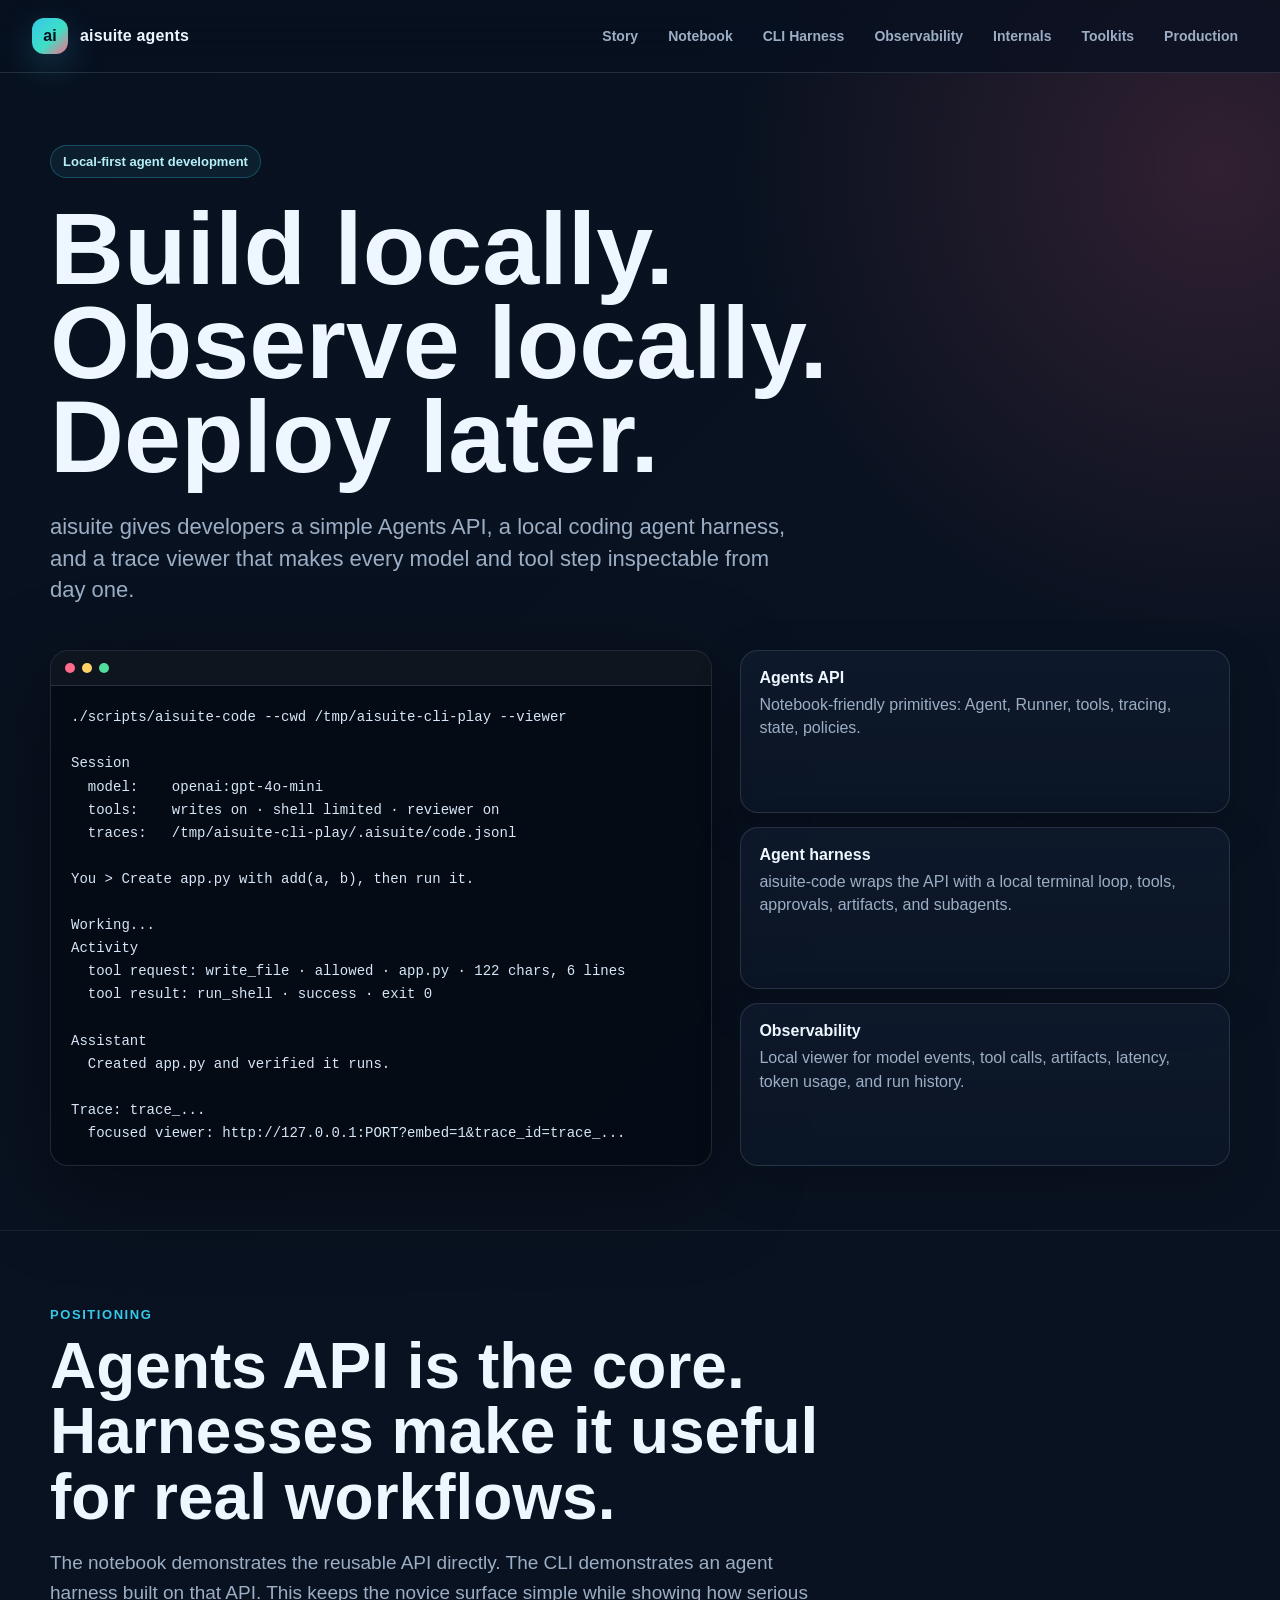
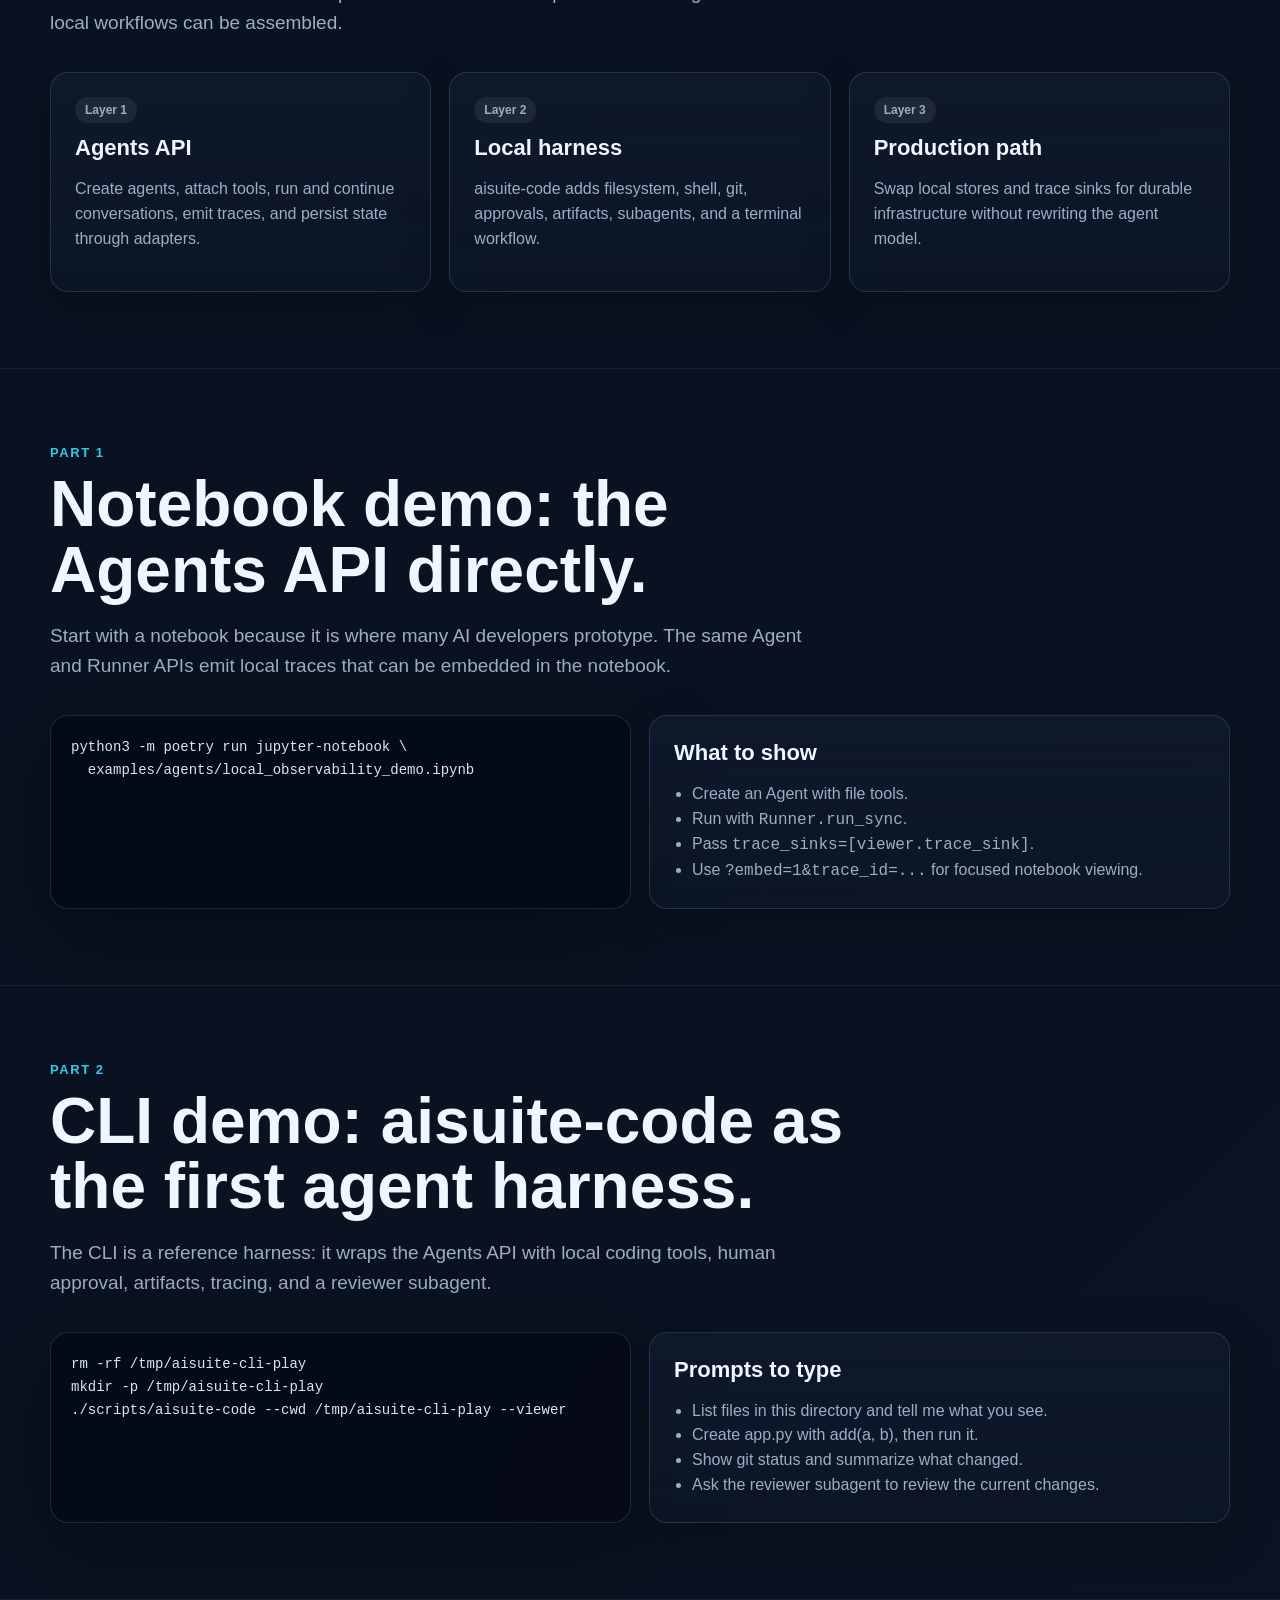
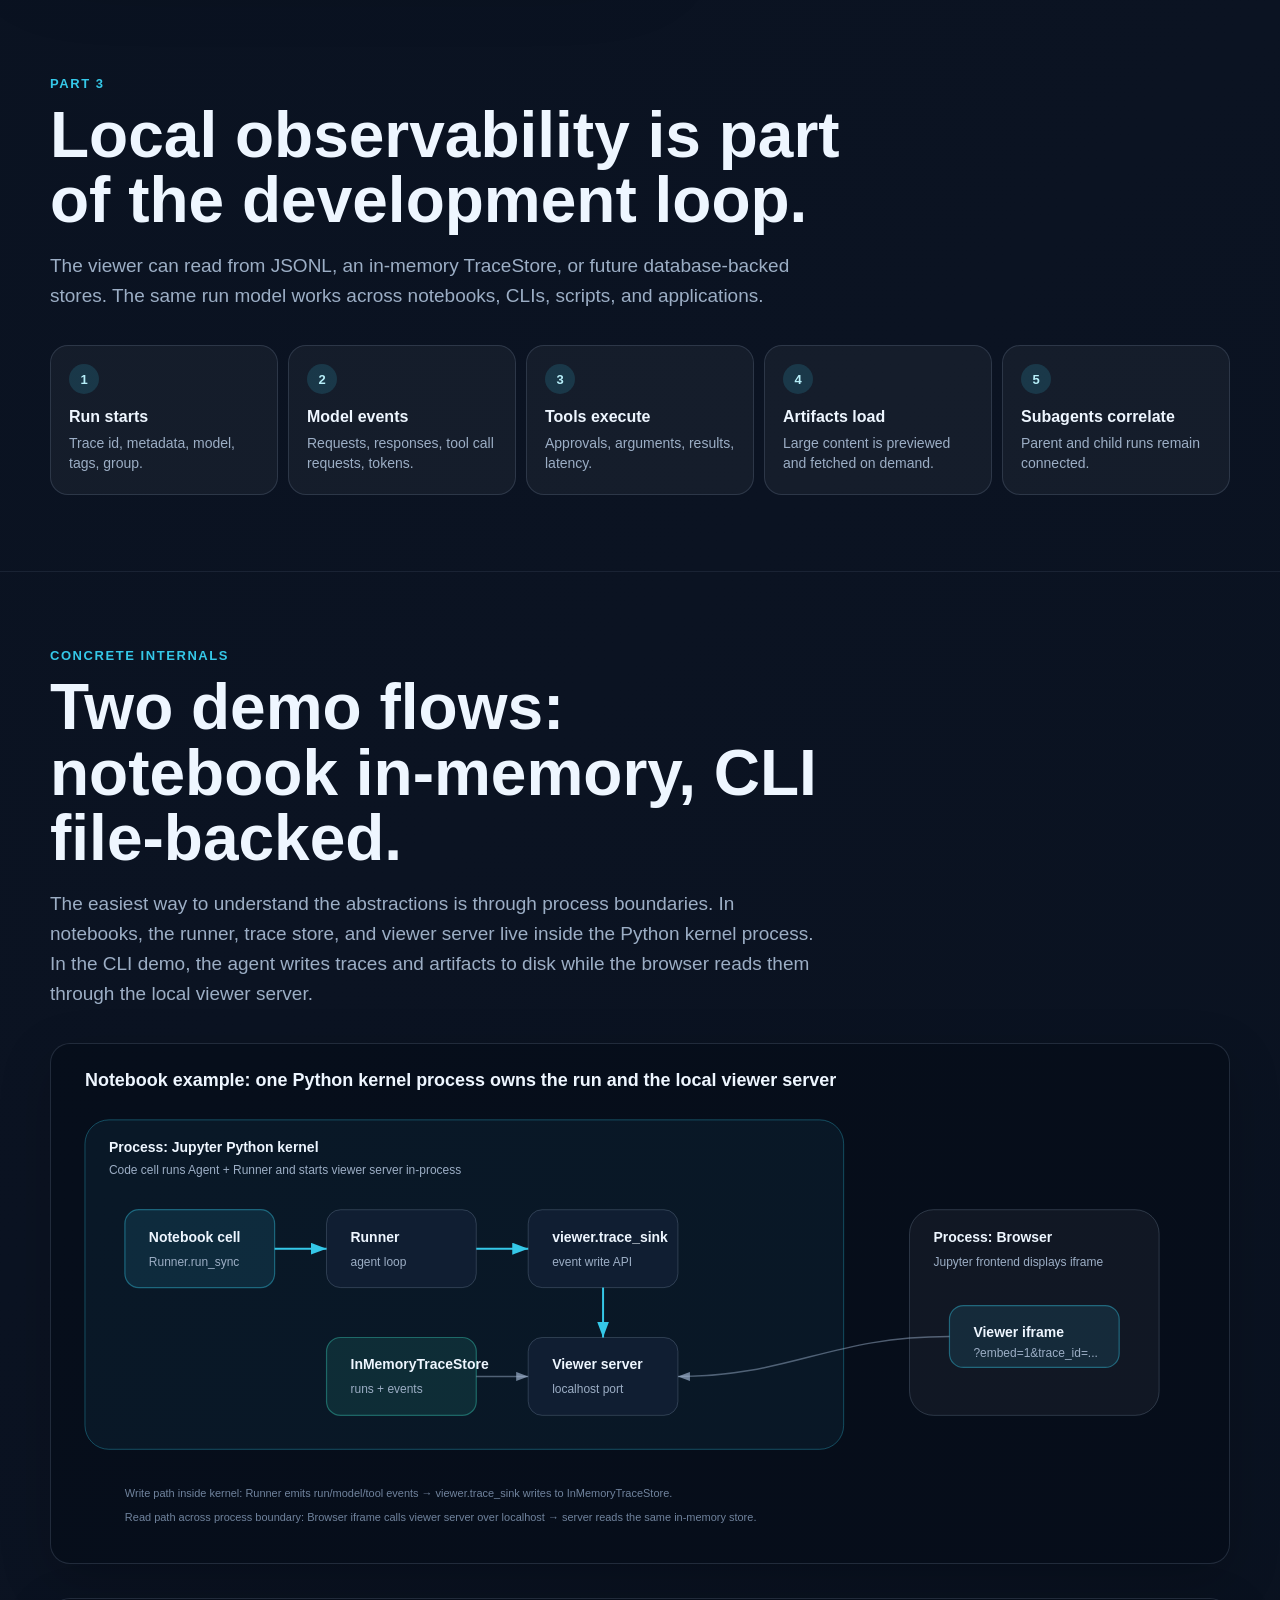
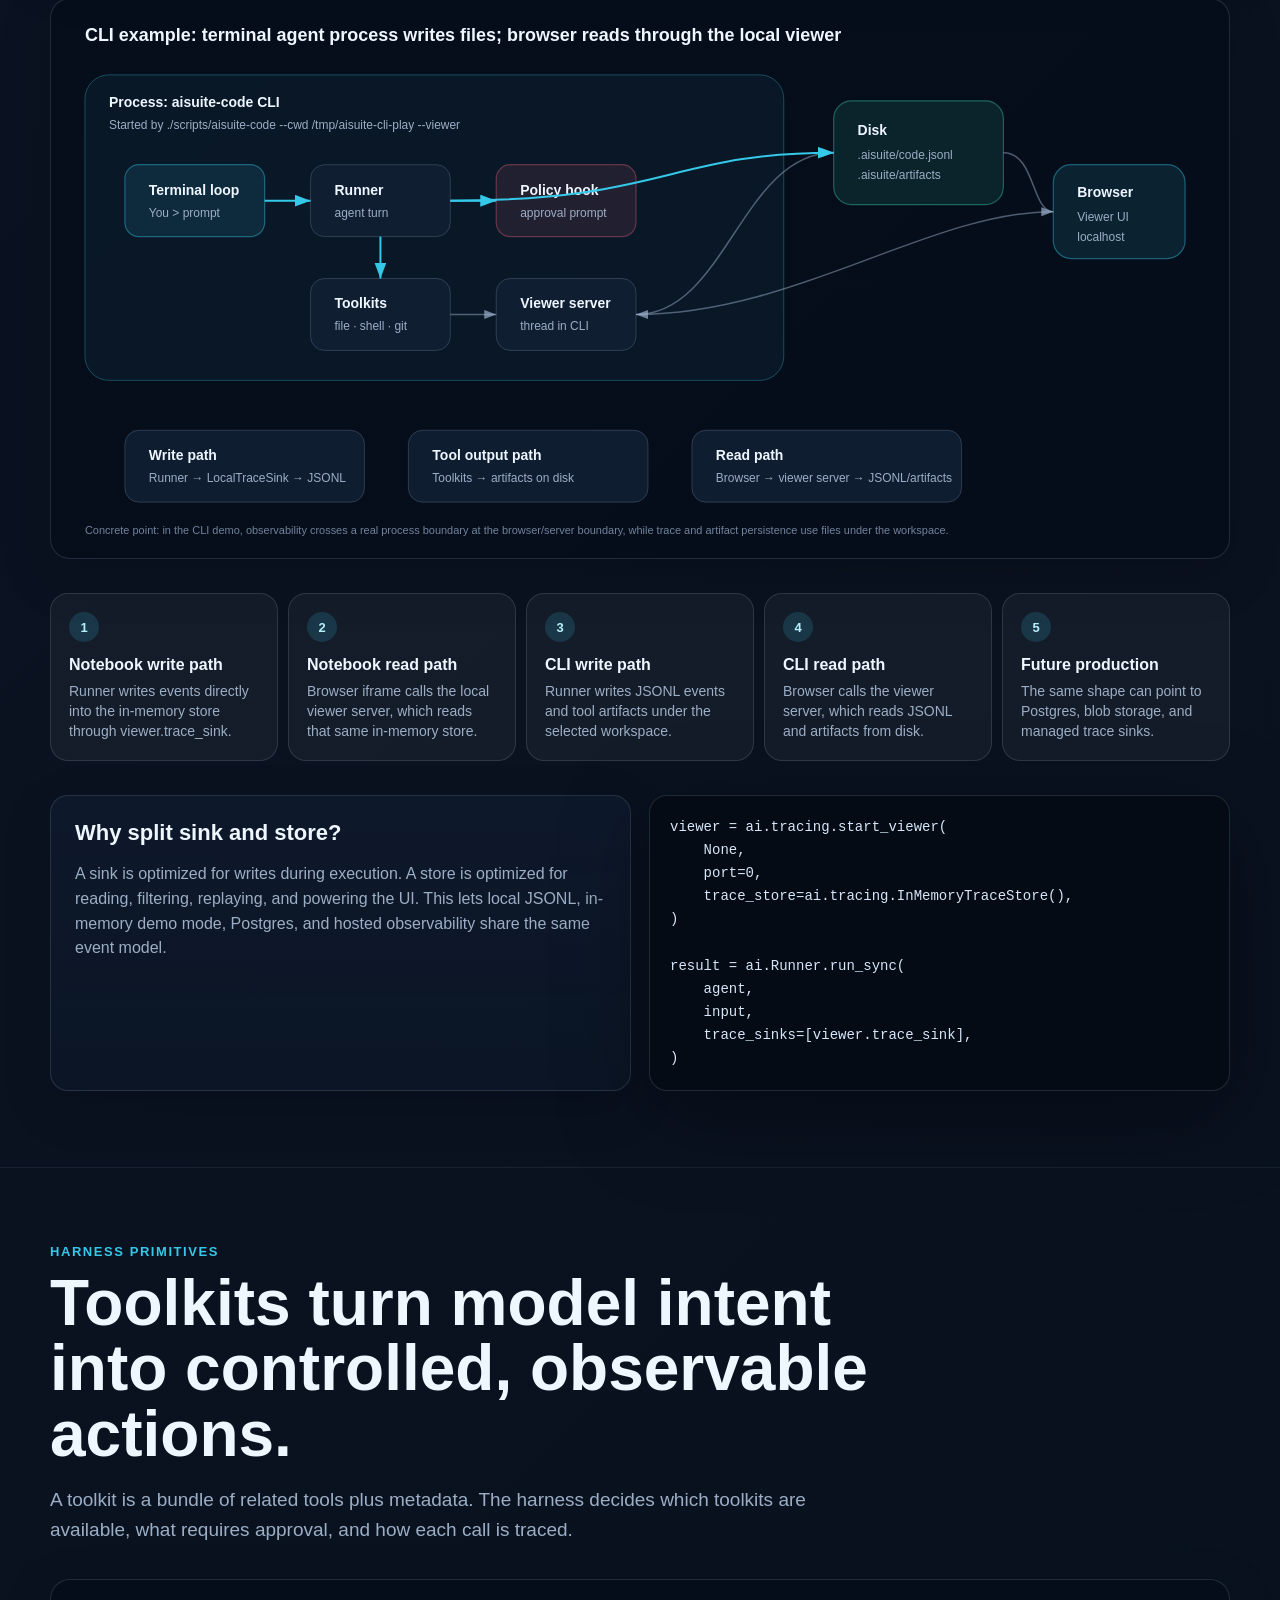
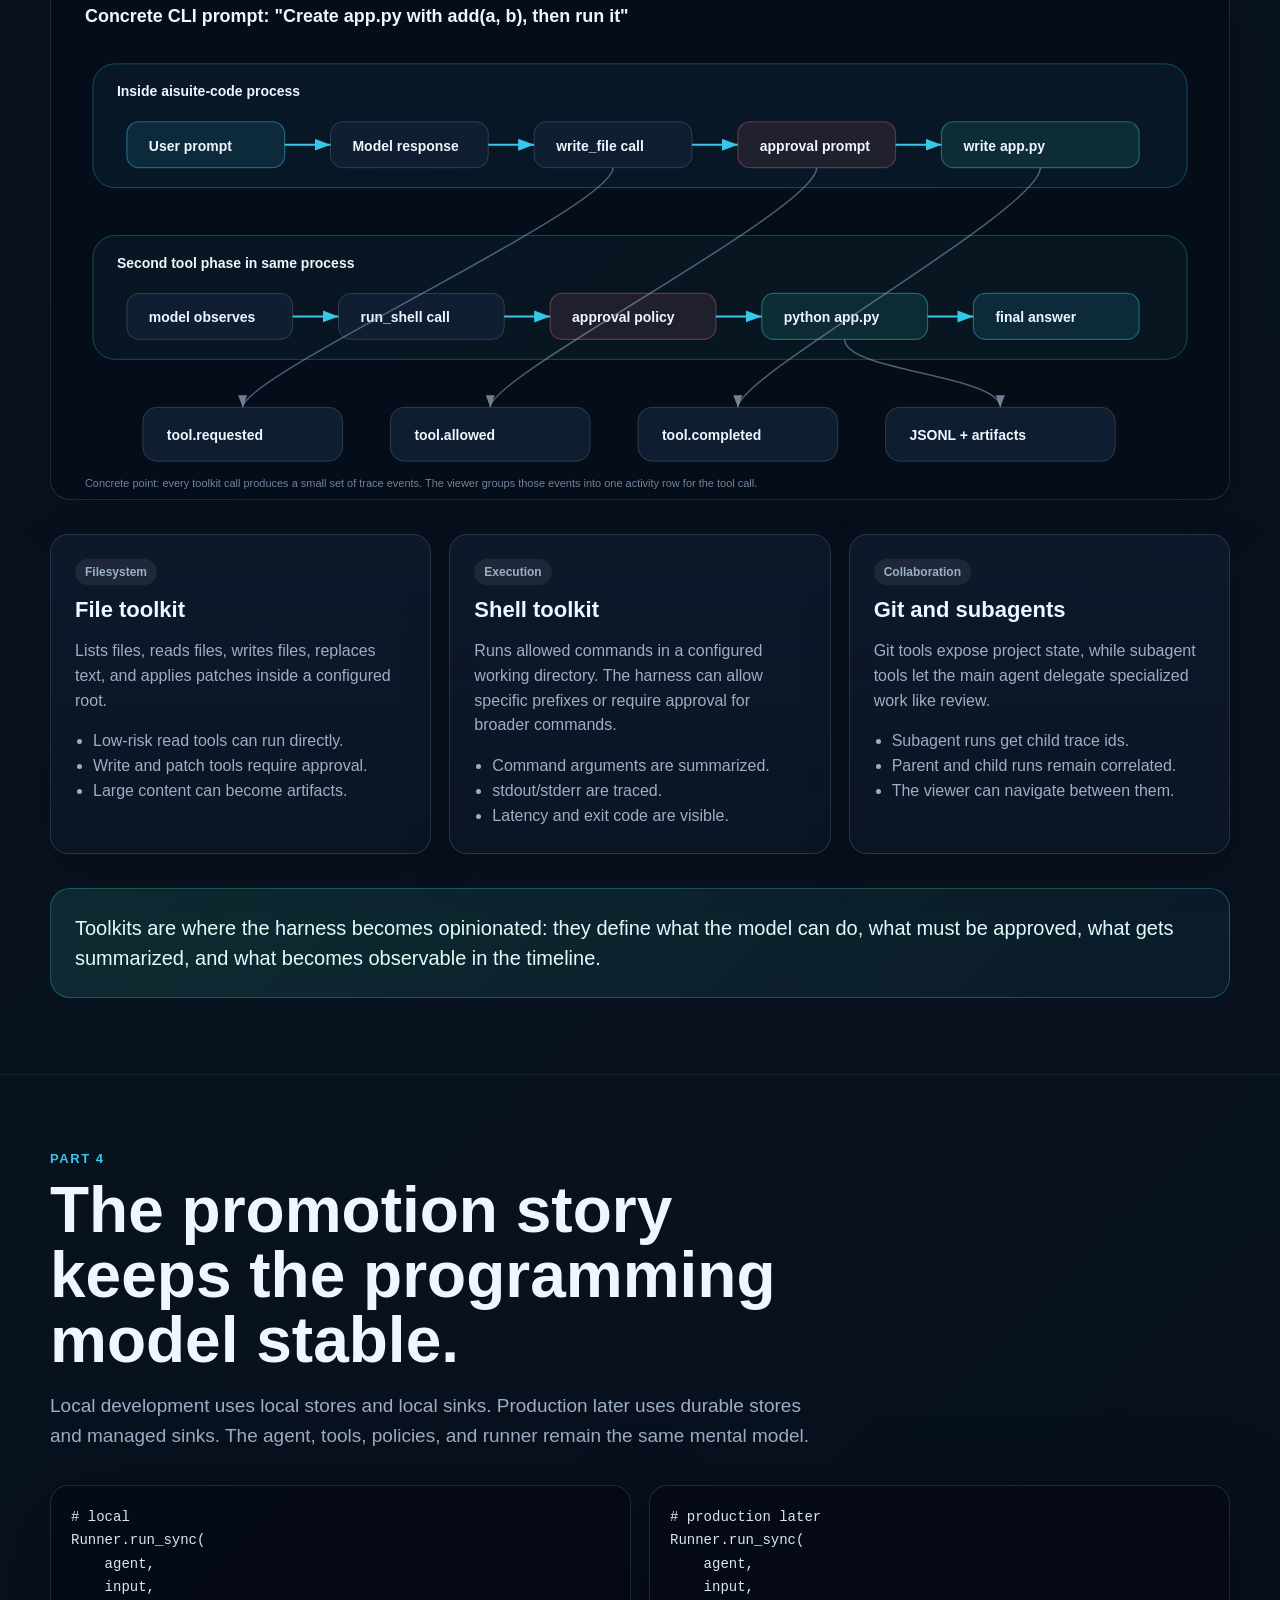
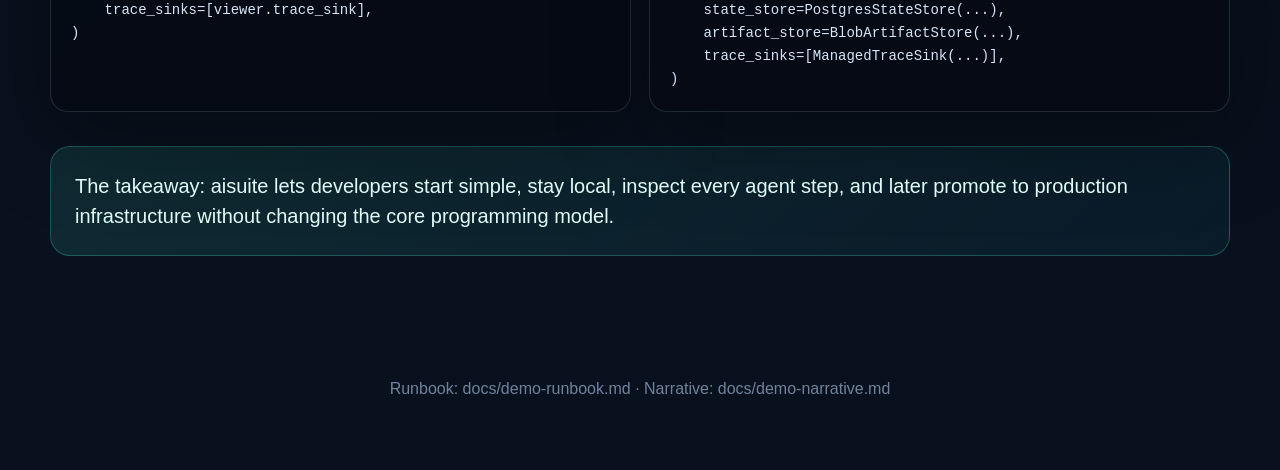
<file: docs/demo-presentation.html>
<!doctype html>
<html lang="en">
<head>
  <meta charset="utf-8" />
  <meta name="viewport" content="width=device-width, initial-scale=1" />
  <title>aisuite Agents Demo</title>
  <style>
    :root {
      color-scheme: dark;
      --bg: #08111f;
      --bg-2: #0e1b2d;
      --panel: rgba(15, 26, 45, 0.82);
      --panel-2: rgba(22, 36, 58, 0.72);
      --ink: #eef6ff;
      --muted: #9caec5;
      --subtle: #70839d;
      --line: rgba(157, 177, 204, 0.18);
      --cyan: #35c8e8;
      --teal: #3de0c5;
      --rose: #ff6b8a;
      --amber: #ffd166;
      --green: #52df9d;
      --shadow: 0 24px 90px rgba(0, 0, 0, 0.36);
    }

    * { box-sizing: border-box; }
    html { scroll-behavior: smooth; }
    body {
      margin: 0;
      color: var(--ink);
      background:
        radial-gradient(circle at 12% -8%, rgba(53, 200, 232, 0.22), transparent 34rem),
        radial-gradient(circle at 95% 2%, rgba(255, 107, 138, 0.16), transparent 30rem),
        linear-gradient(135deg, var(--bg), #0b1322 46%, #07101c);
      font-family: Inter, ui-sans-serif, -apple-system, BlinkMacSystemFont, "Segoe UI", sans-serif;
      -webkit-font-smoothing: antialiased;
      text-rendering: optimizeLegibility;
    }

    a { color: inherit; }
    code, pre { font-family: "SFMono-Regular", Consolas, "Liberation Mono", monospace; }

    .shell {
      min-height: 100vh;
    }

    .nav {
      position: sticky;
      top: 0;
      z-index: 5;
      display: flex;
      align-items: center;
      justify-content: space-between;
      gap: 24px;
      padding: 18px 32px;
      border-bottom: 1px solid var(--line);
      background: rgba(8, 17, 31, 0.76);
      backdrop-filter: blur(18px) saturate(140%);
    }

    .brand {
      display: flex;
      align-items: center;
      gap: 12px;
      font-weight: 800;
      letter-spacing: 0.01em;
    }

    .mark {
      display: grid;
      width: 36px;
      height: 36px;
      place-items: center;
      border-radius: 12px;
      background: linear-gradient(135deg, var(--cyan), var(--teal) 56%, var(--rose));
      color: #05111f;
      box-shadow: 0 12px 34px rgba(53, 200, 232, 0.24);
    }

    .navlinks {
      display: flex;
      flex-wrap: wrap;
      gap: 10px;
      color: var(--muted);
      font-size: 14px;
      font-weight: 650;
    }

    .navlinks a {
      padding: 8px 10px;
      border-radius: 999px;
      text-decoration: none;
    }

    .navlinks a:hover {
      background: rgba(255,255,255,0.06);
      color: var(--ink);
    }

    .hero {
      display: grid;
      min-height: calc(100vh - 73px);
      align-items: center;
      padding: 72px 32px 64px;
    }

    .hero-inner, .section-inner {
      width: min(1180px, 100%);
      margin: 0 auto;
    }

    .eyebrow {
      display: inline-flex;
      align-items: center;
      gap: 8px;
      border: 1px solid rgba(53, 200, 232, 0.28);
      border-radius: 999px;
      background: rgba(53, 200, 232, 0.08);
      color: #b7eff9;
      padding: 8px 12px;
      font-size: 13px;
      font-weight: 750;
    }

    h1 {
      max-width: 960px;
      margin: 24px 0 0;
      font-size: clamp(52px, 8vw, 112px);
      line-height: 0.92;
      letter-spacing: 0;
    }

    .hero-copy {
      max-width: 760px;
      margin: 26px 0 0;
      color: var(--muted);
      font-size: 22px;
      line-height: 1.45;
    }

    .hero-grid {
      display: grid;
      grid-template-columns: 1.15fr 0.85fr;
      gap: 28px;
      align-items: stretch;
      margin-top: 44px;
    }

    .terminal {
      overflow: hidden;
      border: 1px solid var(--line);
      border-radius: 18px;
      background: rgba(5, 10, 20, 0.82);
      box-shadow: var(--shadow);
    }

    .terminal-head {
      display: flex;
      align-items: center;
      gap: 7px;
      border-bottom: 1px solid var(--line);
      padding: 12px 14px;
      background: rgba(255,255,255,0.04);
    }

    .dot { width: 10px; height: 10px; border-radius: 999px; }
    .red { background: var(--rose); }
    .yellow { background: var(--amber); }
    .green { background: var(--green); }

    pre {
      margin: 0;
      overflow: auto;
      padding: 20px;
      color: #d6e6f8;
      font-size: 14px;
      line-height: 1.65;
      white-space: pre-wrap;
    }

    .stack {
      display: grid;
      gap: 14px;
    }

    .pill-card, .card {
      border: 1px solid var(--line);
      border-radius: 18px;
      background: linear-gradient(180deg, var(--panel), rgba(12, 23, 40, 0.68));
      box-shadow: 0 16px 48px rgba(0,0,0,0.18);
    }

    .pill-card {
      padding: 18px;
    }

    .pill-card strong {
      display: block;
      margin-bottom: 6px;
      font-size: 16px;
    }

    .pill-card span {
      color: var(--muted);
      line-height: 1.45;
    }

    section {
      padding: 76px 32px;
      border-top: 1px solid rgba(157, 177, 204, 0.1);
    }

    .section-kicker {
      color: var(--cyan);
      font-size: 13px;
      font-weight: 800;
      letter-spacing: 0.12em;
      text-transform: uppercase;
    }

    h2 {
      margin: 12px 0 0;
      max-width: 820px;
      font-size: clamp(34px, 5vw, 64px);
      line-height: 1.02;
      letter-spacing: 0;
    }

    .lead {
      max-width: 780px;
      margin: 18px 0 0;
      color: var(--muted);
      font-size: 19px;
      line-height: 1.58;
    }

    .grid-3, .grid-2 {
      display: grid;
      gap: 18px;
      margin-top: 34px;
    }

    .grid-3 { grid-template-columns: repeat(3, minmax(0, 1fr)); }
    .grid-2 { grid-template-columns: repeat(2, minmax(0, 1fr)); }

    .card {
      padding: 24px;
    }

    .card h3 {
      margin: 0;
      font-size: 22px;
    }

    .card p, .card li {
      color: var(--muted);
      line-height: 1.55;
    }

    .card ul {
      margin: 16px 0 0;
      padding-left: 18px;
    }

    .label {
      display: inline-flex;
      margin-bottom: 12px;
      border-radius: 999px;
      background: rgba(255,255,255,0.07);
      color: var(--muted);
      padding: 6px 10px;
      font-size: 12px;
      font-weight: 750;
    }

    .flow {
      display: grid;
      grid-template-columns: repeat(5, minmax(0, 1fr));
      gap: 10px;
      margin-top: 34px;
    }

    .step {
      position: relative;
      min-height: 150px;
      border: 1px solid var(--line);
      border-radius: 18px;
      padding: 18px;
      background: rgba(255,255,255,0.045);
    }

    .num {
      display: grid;
      width: 30px;
      height: 30px;
      place-items: center;
      border-radius: 999px;
      background: rgba(53, 200, 232, 0.16);
      color: #b7eff9;
      font-weight: 850;
      font-size: 13px;
    }

    .step strong {
      display: block;
      margin-top: 14px;
    }

    .step span {
      display: block;
      margin-top: 8px;
      color: var(--muted);
      line-height: 1.42;
      font-size: 14px;
    }

    .callout {
      margin-top: 34px;
      border: 1px solid rgba(61, 224, 197, 0.28);
      border-radius: 20px;
      background: linear-gradient(135deg, rgba(61, 224, 197, 0.12), rgba(53, 200, 232, 0.06));
      padding: 24px;
      color: #dffdf8;
      font-size: 20px;
      line-height: 1.5;
    }
    .diagram {
      margin-top: 34px;
      overflow: hidden;
      border: 1px solid var(--line);
      border-radius: 20px;
      background: rgba(5, 12, 24, 0.58);
      box-shadow: 0 16px 52px rgba(0,0,0,0.18);
    }

    .diagram svg {
      display: block;
      width: 100%;
      height: auto;
    }

    .diagram-title {
      fill: var(--ink);
      font-size: 18px;
      font-weight: 800;
    }

    .diagram-label {
      fill: var(--ink);
      font-size: 14px;
      font-weight: 750;
    }

    .diagram-copy {
      fill: var(--muted);
      font-size: 12px;
    }

    .diagram-small {
      fill: var(--subtle);
      font-size: 11px;
    }

    .diagram-box {
      fill: rgba(17, 31, 52, 0.92);
      stroke: rgba(157, 177, 204, 0.24);
      stroke-width: 1;
    }

    .diagram-box-accent {
      fill: rgba(53, 200, 232, 0.11);
      stroke: rgba(53, 200, 232, 0.42);
      stroke-width: 1.2;
    }

    .diagram-box-green {
      fill: rgba(61, 224, 197, 0.1);
      stroke: rgba(61, 224, 197, 0.38);
      stroke-width: 1.2;
    }

    .diagram-box-rose {
      fill: rgba(255, 107, 138, 0.1);
      stroke: rgba(255, 107, 138, 0.34);
      stroke-width: 1.2;
    }

    .diagram-line {
      stroke: rgba(157, 177, 204, 0.48);
      stroke-width: 1.5;
      fill: none;
    }

    .diagram-line-accent {
      stroke: var(--cyan);
      stroke-width: 2;
      fill: none;
    }


    footer {
      padding: 48px 32px 72px;
      color: var(--subtle);
      text-align: center;
    }

    @media (max-width: 900px) {
      .nav { align-items: flex-start; flex-direction: column; }
      .hero-grid, .grid-3, .grid-2, .flow { grid-template-columns: 1fr; }
      h1 { font-size: clamp(46px, 16vw, 78px); }
      .hero-copy { font-size: 19px; }
    }
  </style>
</head>
<body>
  <div class="shell">
    <nav class="nav">
      <div class="brand"><div class="mark">ai</div><span>aisuite agents</span></div>
      <div class="navlinks">
        <a href="#story">Story</a>
        <a href="#notebook">Notebook</a>
        <a href="#cli">CLI Harness</a>
        <a href="#observability">Observability</a>
        <a href="#internals">Internals</a>
        <a href="#toolkits">Toolkits</a>
        <a href="#production">Production</a>
      </div>
    </nav>

    <main>
      <header class="hero">
        <div class="hero-inner">
          <div class="eyebrow">Local-first agent development</div>
          <h1>Build locally. Observe locally. Deploy later.</h1>
          <p class="hero-copy">aisuite gives developers a simple Agents API, a local coding agent harness, and a trace viewer that makes every model and tool step inspectable from day one.</p>
          <div class="hero-grid">
            <div class="terminal">
              <div class="terminal-head"><span class="dot red"></span><span class="dot yellow"></span><span class="dot green"></span></div>
              <pre>./scripts/aisuite-code --cwd /tmp/aisuite-cli-play --viewer

Session
  model:    openai:gpt-4o-mini
  tools:    writes on · shell limited · reviewer on
  traces:   /tmp/aisuite-cli-play/.aisuite/code.jsonl

You &gt; Create app.py with add(a, b), then run it.

Working...
Activity
  tool request: write_file · allowed · app.py · 122 chars, 6 lines
  tool result: run_shell · success · exit 0

Assistant
  Created app.py and verified it runs.

Trace: trace_...
  focused viewer: http://127.0.0.1:PORT?embed=1&amp;trace_id=trace_...</pre>
            </div>
            <div class="stack">
              <div class="pill-card"><strong>Agents API</strong><span>Notebook-friendly primitives: Agent, Runner, tools, tracing, state, policies.</span></div>
              <div class="pill-card"><strong>Agent harness</strong><span>aisuite-code wraps the API with a local terminal loop, tools, approvals, artifacts, and subagents.</span></div>
              <div class="pill-card"><strong>Observability</strong><span>Local viewer for model events, tool calls, artifacts, latency, token usage, and run history.</span></div>
            </div>
          </div>
        </div>
      </header>

      <section id="story">
        <div class="section-inner">
          <div class="section-kicker">Positioning</div>
          <h2>Agents API is the core. Harnesses make it useful for real workflows.</h2>
          <p class="lead">The notebook demonstrates the reusable API directly. The CLI demonstrates an agent harness built on that API. This keeps the novice surface simple while showing how serious local workflows can be assembled.</p>
          <div class="grid-3">
            <div class="card"><span class="label">Layer 1</span><h3>Agents API</h3><p>Create agents, attach tools, run and continue conversations, emit traces, and persist state through adapters.</p></div>
            <div class="card"><span class="label">Layer 2</span><h3>Local harness</h3><p>aisuite-code adds filesystem, shell, git, approvals, artifacts, subagents, and a terminal workflow.</p></div>
            <div class="card"><span class="label">Layer 3</span><h3>Production path</h3><p>Swap local stores and trace sinks for durable infrastructure without rewriting the agent model.</p></div>
          </div>
        </div>
      </section>

      <section id="notebook">
        <div class="section-inner">
          <div class="section-kicker">Part 1</div>
          <h2>Notebook demo: the Agents API directly.</h2>
          <p class="lead">Start with a notebook because it is where many AI developers prototype. The same Agent and Runner APIs emit local traces that can be embedded in the notebook.</p>
          <div class="grid-2">
            <div class="terminal"><pre>python3 -m poetry run jupyter-notebook \
  examples/agents/local_observability_demo.ipynb</pre></div>
            <div class="card"><h3>What to show</h3><ul><li>Create an Agent with file tools.</li><li>Run with <code>Runner.run_sync</code>.</li><li>Pass <code>trace_sinks=[viewer.trace_sink]</code>.</li><li>Use <code>?embed=1&amp;trace_id=...</code> for focused notebook viewing.</li></ul></div>
          </div>
        </div>
      </section>

      <section id="cli">
        <div class="section-inner">
          <div class="section-kicker">Part 2</div>
          <h2>CLI demo: aisuite-code as the first agent harness.</h2>
          <p class="lead">The CLI is a reference harness: it wraps the Agents API with local coding tools, human approval, artifacts, tracing, and a reviewer subagent.</p>
          <div class="grid-2">
            <div class="terminal"><pre>rm -rf /tmp/aisuite-cli-play
mkdir -p /tmp/aisuite-cli-play
./scripts/aisuite-code --cwd /tmp/aisuite-cli-play --viewer</pre></div>
            <div class="card"><h3>Prompts to type</h3><ul><li>List files in this directory and tell me what you see.</li><li>Create app.py with add(a, b), then run it.</li><li>Show git status and summarize what changed.</li><li>Ask the reviewer subagent to review the current changes.</li></ul></div>
          </div>
        </div>
      </section>

      <section id="observability">
        <div class="section-inner">
          <div class="section-kicker">Part 3</div>
          <h2>Local observability is part of the development loop.</h2>
          <p class="lead">The viewer can read from JSONL, an in-memory TraceStore, or future database-backed stores. The same run model works across notebooks, CLIs, scripts, and applications.</p>
          <div class="flow">
            <div class="step"><div class="num">1</div><strong>Run starts</strong><span>Trace id, metadata, model, tags, group.</span></div>
            <div class="step"><div class="num">2</div><strong>Model events</strong><span>Requests, responses, tool call requests, tokens.</span></div>
            <div class="step"><div class="num">3</div><strong>Tools execute</strong><span>Approvals, arguments, results, latency.</span></div>
            <div class="step"><div class="num">4</div><strong>Artifacts load</strong><span>Large content is previewed and fetched on demand.</span></div>
            <div class="step"><div class="num">5</div><strong>Subagents correlate</strong><span>Parent and child runs remain connected.</span></div>
          </div>
        </div>
      </section>


      <section id="internals">
        <div class="section-inner">
          <div class="section-kicker">Concrete internals</div>
          <h2>Two demo flows: notebook in-memory, CLI file-backed.</h2>
          <p class="lead">The easiest way to understand the abstractions is through process boundaries. In notebooks, the runner, trace store, and viewer server live inside the Python kernel process. In the CLI demo, the agent writes traces and artifacts to disk while the browser reads them through the local viewer server.</p>
          <div class="diagram" aria-label="Notebook in-memory viewer process diagram">
            <svg viewBox="0 0 1180 520" role="img">
              <defs>
                <marker id="arrow-notebook" markerWidth="10" markerHeight="10" refX="8" refY="3" orient="auto" markerUnits="strokeWidth">
                  <path d="M0,0 L0,6 L8,3 z" fill="#35c8e8" />
                </marker>
                <marker id="arrow-notebook-muted" markerWidth="10" markerHeight="10" refX="8" refY="3" orient="auto" markerUnits="strokeWidth">
                  <path d="M0,0 L0,6 L8,3 z" fill="rgba(157,177,204,0.7)" />
                </marker>
              </defs>
              <text x="34" y="42" class="diagram-title">Notebook example: one Python kernel process owns the run and the local viewer server</text>

              <rect x="34" y="76" width="760" height="330" rx="24" fill="rgba(53,200,232,0.055)" stroke="rgba(53,200,232,0.32)" />
              <text x="58" y="108" class="diagram-label">Process: Jupyter Python kernel</text>
              <text x="58" y="130" class="diagram-copy">Code cell runs Agent + Runner and starts viewer server in-process</text>

              <rect x="74" y="166" width="150" height="78" rx="14" class="diagram-box-accent" />
              <text x="98" y="198" class="diagram-label">Notebook cell</text>
              <text x="98" y="222" class="diagram-copy">Runner.run_sync</text>

              <rect x="276" y="166" width="150" height="78" rx="14" class="diagram-box" />
              <text x="300" y="198" class="diagram-label">Runner</text>
              <text x="300" y="222" class="diagram-copy">agent loop</text>

              <rect x="478" y="166" width="150" height="78" rx="14" class="diagram-box" />
              <text x="502" y="198" class="diagram-label">viewer.trace_sink</text>
              <text x="502" y="222" class="diagram-copy">event write API</text>

              <rect x="276" y="294" width="150" height="78" rx="14" class="diagram-box-green" />
              <text x="300" y="326" class="diagram-label">InMemoryTraceStore</text>
              <text x="300" y="350" class="diagram-copy">runs + events</text>

              <rect x="478" y="294" width="150" height="78" rx="14" class="diagram-box" />
              <text x="502" y="326" class="diagram-label">Viewer server</text>
              <text x="502" y="350" class="diagram-copy">localhost port</text>

              <rect x="860" y="166" width="250" height="206" rx="24" fill="rgba(255,255,255,0.045)" stroke="rgba(157,177,204,0.24)" />
              <text x="884" y="198" class="diagram-label">Process: Browser</text>
              <text x="884" y="222" class="diagram-copy">Jupyter frontend displays iframe</text>
              <rect x="900" y="262" width="170" height="62" rx="14" class="diagram-box-accent" />
              <text x="924" y="294" class="diagram-label">Viewer iframe</text>
              <text x="924" y="314" class="diagram-copy">?embed=1&amp;trace_id=...</text>

              <path d="M224 205 H276" class="diagram-line-accent" marker-end="url(#arrow-notebook)" />
              <path d="M426 205 H478" class="diagram-line-accent" marker-end="url(#arrow-notebook)" />
              <path d="M553 244 V294" class="diagram-line-accent" marker-end="url(#arrow-notebook)" />
              <path d="M426 333 H478" class="diagram-line" marker-end="url(#arrow-notebook-muted)" />
              <path d="M900 293 C780 293 742 333 628 333" class="diagram-line" marker-end="url(#arrow-notebook-muted)" />

              <text x="74" y="454" class="diagram-small">Write path inside kernel: Runner emits run/model/tool events → viewer.trace_sink writes to InMemoryTraceStore.</text>
              <text x="74" y="478" class="diagram-small">Read path across process boundary: Browser iframe calls viewer server over localhost → server reads the same in-memory store.</text>
            </svg>
          </div>

          <div class="diagram" aria-label="CLI local viewer process diagram">
            <svg viewBox="0 0 1180 560" role="img">
              <defs>
                <marker id="arrow-cli" markerWidth="10" markerHeight="10" refX="8" refY="3" orient="auto" markerUnits="strokeWidth">
                  <path d="M0,0 L0,6 L8,3 z" fill="#35c8e8" />
                </marker>
                <marker id="arrow-cli-muted" markerWidth="10" markerHeight="10" refX="8" refY="3" orient="auto" markerUnits="strokeWidth">
                  <path d="M0,0 L0,6 L8,3 z" fill="rgba(157,177,204,0.7)" />
                </marker>
              </defs>
              <text x="34" y="42" class="diagram-title">CLI example: terminal agent process writes files; browser reads through the local viewer</text>

              <rect x="34" y="76" width="700" height="306" rx="24" fill="rgba(53,200,232,0.055)" stroke="rgba(53,200,232,0.32)" />
              <text x="58" y="108" class="diagram-label">Process: aisuite-code CLI</text>
              <text x="58" y="130" class="diagram-copy">Started by ./scripts/aisuite-code --cwd /tmp/aisuite-cli-play --viewer</text>

              <rect x="74" y="166" width="140" height="72" rx="14" class="diagram-box-accent" />
              <text x="98" y="196" class="diagram-label">Terminal loop</text>
              <text x="98" y="218" class="diagram-copy">You &gt; prompt</text>

              <rect x="260" y="166" width="140" height="72" rx="14" class="diagram-box" />
              <text x="284" y="196" class="diagram-label">Runner</text>
              <text x="284" y="218" class="diagram-copy">agent turn</text>

              <rect x="446" y="166" width="140" height="72" rx="14" class="diagram-box-rose" />
              <text x="470" y="196" class="diagram-label">Policy hook</text>
              <text x="470" y="218" class="diagram-copy">approval prompt</text>

              <rect x="260" y="280" width="140" height="72" rx="14" class="diagram-box" />
              <text x="284" y="310" class="diagram-label">Toolkits</text>
              <text x="284" y="332" class="diagram-copy">file · shell · git</text>

              <rect x="446" y="280" width="140" height="72" rx="14" class="diagram-box" />
              <text x="470" y="310" class="diagram-label">Viewer server</text>
              <text x="470" y="332" class="diagram-copy">thread in CLI</text>

              <rect x="784" y="102" width="170" height="104" rx="18" class="diagram-box-green" />
              <text x="808" y="136" class="diagram-label">Disk</text>
              <text x="808" y="160" class="diagram-copy">.aisuite/code.jsonl</text>
              <text x="808" y="180" class="diagram-copy">.aisuite/artifacts</text>

              <rect x="1004" y="166" width="132" height="94" rx="18" class="diagram-box-accent" />
              <text x="1028" y="198" class="diagram-label">Browser</text>
              <text x="1028" y="222" class="diagram-copy">Viewer UI</text>
              <text x="1028" y="242" class="diagram-copy">localhost</text>

              <path d="M214 202 H260" class="diagram-line-accent" marker-end="url(#arrow-cli)" />
              <path d="M400 202 H446" class="diagram-line-accent" marker-end="url(#arrow-cli)" />
              <path d="M330 238 V280" class="diagram-line-accent" marker-end="url(#arrow-cli)" />
              <path d="M400 316 H446" class="diagram-line" marker-end="url(#arrow-cli-muted)" />
              <path d="M586 316 C676 316 692 154 784 154" class="diagram-line" marker-end="url(#arrow-cli-muted)" />
              <path d="M400 202 C616 202 620 154 784 154" class="diagram-line-accent" marker-end="url(#arrow-cli)" />
              <path d="M1004 213 C880 213 746 316 586 316" class="diagram-line" marker-end="url(#arrow-cli-muted)" />
              <path d="M954 154 C986 154 982 213 1004 213" class="diagram-line" marker-end="url(#arrow-cli-muted)" />

              <rect x="74" y="432" width="240" height="72" rx="14" class="diagram-box" />
              <text x="98" y="462" class="diagram-label">Write path</text>
              <text x="98" y="484" class="diagram-copy">Runner → LocalTraceSink → JSONL</text>

              <rect x="358" y="432" width="240" height="72" rx="14" class="diagram-box" />
              <text x="382" y="462" class="diagram-label">Tool output path</text>
              <text x="382" y="484" class="diagram-copy">Toolkits → artifacts on disk</text>

              <rect x="642" y="432" width="270" height="72" rx="14" class="diagram-box" />
              <text x="666" y="462" class="diagram-label">Read path</text>
              <text x="666" y="484" class="diagram-copy">Browser → viewer server → JSONL/artifacts</text>

              <text x="34" y="536" class="diagram-small">Concrete point: in the CLI demo, observability crosses a real process boundary at the browser/server boundary, while trace and artifact persistence use files under the workspace.</text>
            </svg>
          </div>
          <div class="flow">
            <div class="step"><div class="num">1</div><strong>Notebook write path</strong><span>Runner writes events directly into the in-memory store through viewer.trace_sink.</span></div>
            <div class="step"><div class="num">2</div><strong>Notebook read path</strong><span>Browser iframe calls the local viewer server, which reads that same in-memory store.</span></div>
            <div class="step"><div class="num">3</div><strong>CLI write path</strong><span>Runner writes JSONL events and tool artifacts under the selected workspace.</span></div>
            <div class="step"><div class="num">4</div><strong>CLI read path</strong><span>Browser calls the viewer server, which reads JSONL and artifacts from disk.</span></div>
            <div class="step"><div class="num">5</div><strong>Future production</strong><span>The same shape can point to Postgres, blob storage, and managed trace sinks.</span></div>
          </div>
          <div class="grid-2">
            <div class="card"><h3>Why split sink and store?</h3><p>A sink is optimized for writes during execution. A store is optimized for reading, filtering, replaying, and powering the UI. This lets local JSONL, in-memory demo mode, Postgres, and hosted observability share the same event model.</p></div>
            <div class="terminal"><pre>viewer = ai.tracing.start_viewer(
    None,
    port=0,
    trace_store=ai.tracing.InMemoryTraceStore(),
)

result = ai.Runner.run_sync(
    agent,
    input,
    trace_sinks=[viewer.trace_sink],
)</pre></div>
          </div>
        </div>
      </section>

      <section id="toolkits">
        <div class="section-inner">
          <div class="section-kicker">Harness primitives</div>
          <h2>Toolkits turn model intent into controlled, observable actions.</h2>
          <p class="lead">A toolkit is a bundle of related tools plus metadata. The harness decides which toolkits are available, what requires approval, and how each call is traced.</p>
          <div class="diagram" aria-label="Concrete CLI toolkit event sequence diagram">
            <svg viewBox="0 0 1180 520" role="img">
              <defs>
                <marker id="arrow-tool" markerWidth="10" markerHeight="10" refX="8" refY="3" orient="auto" markerUnits="strokeWidth">
                  <path d="M0,0 L0,6 L8,3 z" fill="#35c8e8" />
                </marker>
                <marker id="arrow-tool-muted" markerWidth="10" markerHeight="10" refX="8" refY="3" orient="auto" markerUnits="strokeWidth">
                  <path d="M0,0 L0,6 L8,3 z" fill="rgba(157,177,204,0.7)" />
                </marker>
              </defs>
              <text x="34" y="42" class="diagram-title">Concrete CLI prompt: "Create app.py with add(a, b), then run it"</text>

              <rect x="42" y="84" width="1096" height="124" rx="22" fill="rgba(53,200,232,0.055)" stroke="rgba(53,200,232,0.32)" />
              <text x="66" y="116" class="diagram-label">Inside aisuite-code process</text>
              <rect x="76" y="142" width="158" height="46" rx="12" class="diagram-box-accent" />
              <text x="98" y="171" class="diagram-label">User prompt</text>
              <rect x="280" y="142" width="158" height="46" rx="12" class="diagram-box" />
              <text x="302" y="171" class="diagram-label">Model response</text>
              <rect x="484" y="142" width="158" height="46" rx="12" class="diagram-box" />
              <text x="506" y="171" class="diagram-label">write_file call</text>
              <rect x="688" y="142" width="158" height="46" rx="12" class="diagram-box-rose" />
              <text x="710" y="171" class="diagram-label">approval prompt</text>
              <rect x="892" y="142" width="198" height="46" rx="12" class="diagram-box-green" />
              <text x="914" y="171" class="diagram-label">write app.py</text>

              <path d="M234 165 H280" class="diagram-line-accent" marker-end="url(#arrow-tool)" />
              <path d="M438 165 H484" class="diagram-line-accent" marker-end="url(#arrow-tool)" />
              <path d="M642 165 H688" class="diagram-line-accent" marker-end="url(#arrow-tool)" />
              <path d="M846 165 H892" class="diagram-line-accent" marker-end="url(#arrow-tool)" />

              <rect x="42" y="256" width="1096" height="124" rx="22" fill="rgba(61,224,197,0.045)" stroke="rgba(61,224,197,0.28)" />
              <text x="66" y="288" class="diagram-label">Second tool phase in same process</text>
              <rect x="76" y="314" width="166" height="46" rx="12" class="diagram-box" />
              <text x="98" y="343" class="diagram-label">model observes</text>
              <rect x="288" y="314" width="166" height="46" rx="12" class="diagram-box" />
              <text x="310" y="343" class="diagram-label">run_shell call</text>
              <rect x="500" y="314" width="166" height="46" rx="12" class="diagram-box-rose" />
              <text x="522" y="343" class="diagram-label">approval policy</text>
              <rect x="712" y="314" width="166" height="46" rx="12" class="diagram-box-green" />
              <text x="734" y="343" class="diagram-label">python app.py</text>
              <rect x="924" y="314" width="166" height="46" rx="12" class="diagram-box-accent" />
              <text x="946" y="343" class="diagram-label">final answer</text>

              <path d="M242 337 H288" class="diagram-line-accent" marker-end="url(#arrow-tool)" />
              <path d="M454 337 H500" class="diagram-line-accent" marker-end="url(#arrow-tool)" />
              <path d="M666 337 H712" class="diagram-line-accent" marker-end="url(#arrow-tool)" />
              <path d="M878 337 H924" class="diagram-line-accent" marker-end="url(#arrow-tool)" />

              <rect x="92" y="428" width="200" height="54" rx="14" class="diagram-box" />
              <text x="116" y="461" class="diagram-label">tool.requested</text>
              <rect x="340" y="428" width="200" height="54" rx="14" class="diagram-box" />
              <text x="364" y="461" class="diagram-label">tool.allowed</text>
              <rect x="588" y="428" width="200" height="54" rx="14" class="diagram-box" />
              <text x="612" y="461" class="diagram-label">tool.completed</text>
              <rect x="836" y="428" width="230" height="54" rx="14" class="diagram-box" />
              <text x="860" y="461" class="diagram-label">JSONL + artifacts</text>

              <path d="M563 188 C563 228 192 396 192 428" class="diagram-line" marker-end="url(#arrow-tool-muted)" />
              <path d="M767 188 C767 230 440 396 440 428" class="diagram-line" marker-end="url(#arrow-tool-muted)" />
              <path d="M991 188 C991 230 688 396 688 428" class="diagram-line" marker-end="url(#arrow-tool-muted)" />
              <path d="M795 360 C795 392 951 396 951 428" class="diagram-line" marker-end="url(#arrow-tool-muted)" />

              <text x="34" y="508" class="diagram-small">Concrete point: every toolkit call produces a small set of trace events. The viewer groups those events into one activity row for the tool call.</text>
            </svg>
          </div>
          <div class="grid-3">
            <div class="card"><span class="label">Filesystem</span><h3>File toolkit</h3><p>Lists files, reads files, writes files, replaces text, and applies patches inside a configured root.</p><ul><li>Low-risk read tools can run directly.</li><li>Write and patch tools require approval.</li><li>Large content can become artifacts.</li></ul></div>
            <div class="card"><span class="label">Execution</span><h3>Shell toolkit</h3><p>Runs allowed commands in a configured working directory. The harness can allow specific prefixes or require approval for broader commands.</p><ul><li>Command arguments are summarized.</li><li>stdout/stderr are traced.</li><li>Latency and exit code are visible.</li></ul></div>
            <div class="card"><span class="label">Collaboration</span><h3>Git and subagents</h3><p>Git tools expose project state, while subagent tools let the main agent delegate specialized work like review.</p><ul><li>Subagent runs get child trace ids.</li><li>Parent and child runs remain correlated.</li><li>The viewer can navigate between them.</li></ul></div>
          </div>
          <div class="callout">Toolkits are where the harness becomes opinionated: they define what the model can do, what must be approved, what gets summarized, and what becomes observable in the timeline.</div>
        </div>
      </section>

      <section id="production">
        <div class="section-inner">
          <div class="section-kicker">Part 4</div>
          <h2>The promotion story keeps the programming model stable.</h2>
          <p class="lead">Local development uses local stores and local sinks. Production later uses durable stores and managed sinks. The agent, tools, policies, and runner remain the same mental model.</p>
          <div class="grid-2">
            <div class="terminal"><pre># local
Runner.run_sync(
    agent,
    input,
    trace_sinks=[viewer.trace_sink],
)</pre></div>
            <div class="terminal"><pre># production later
Runner.run_sync(
    agent,
    input,
    state_store=PostgresStateStore(...),
    artifact_store=BlobArtifactStore(...),
    trace_sinks=[ManagedTraceSink(...)],
)</pre></div>
          </div>
          <div class="callout">The takeaway: aisuite lets developers start simple, stay local, inspect every agent step, and later promote to production infrastructure without changing the core programming model.</div>
        </div>
      </section>
    </main>

    <footer>Runbook: docs/demo-runbook.md · Narrative: docs/demo-narrative.md</footer>
  </div>
</body>
</html>
</file>
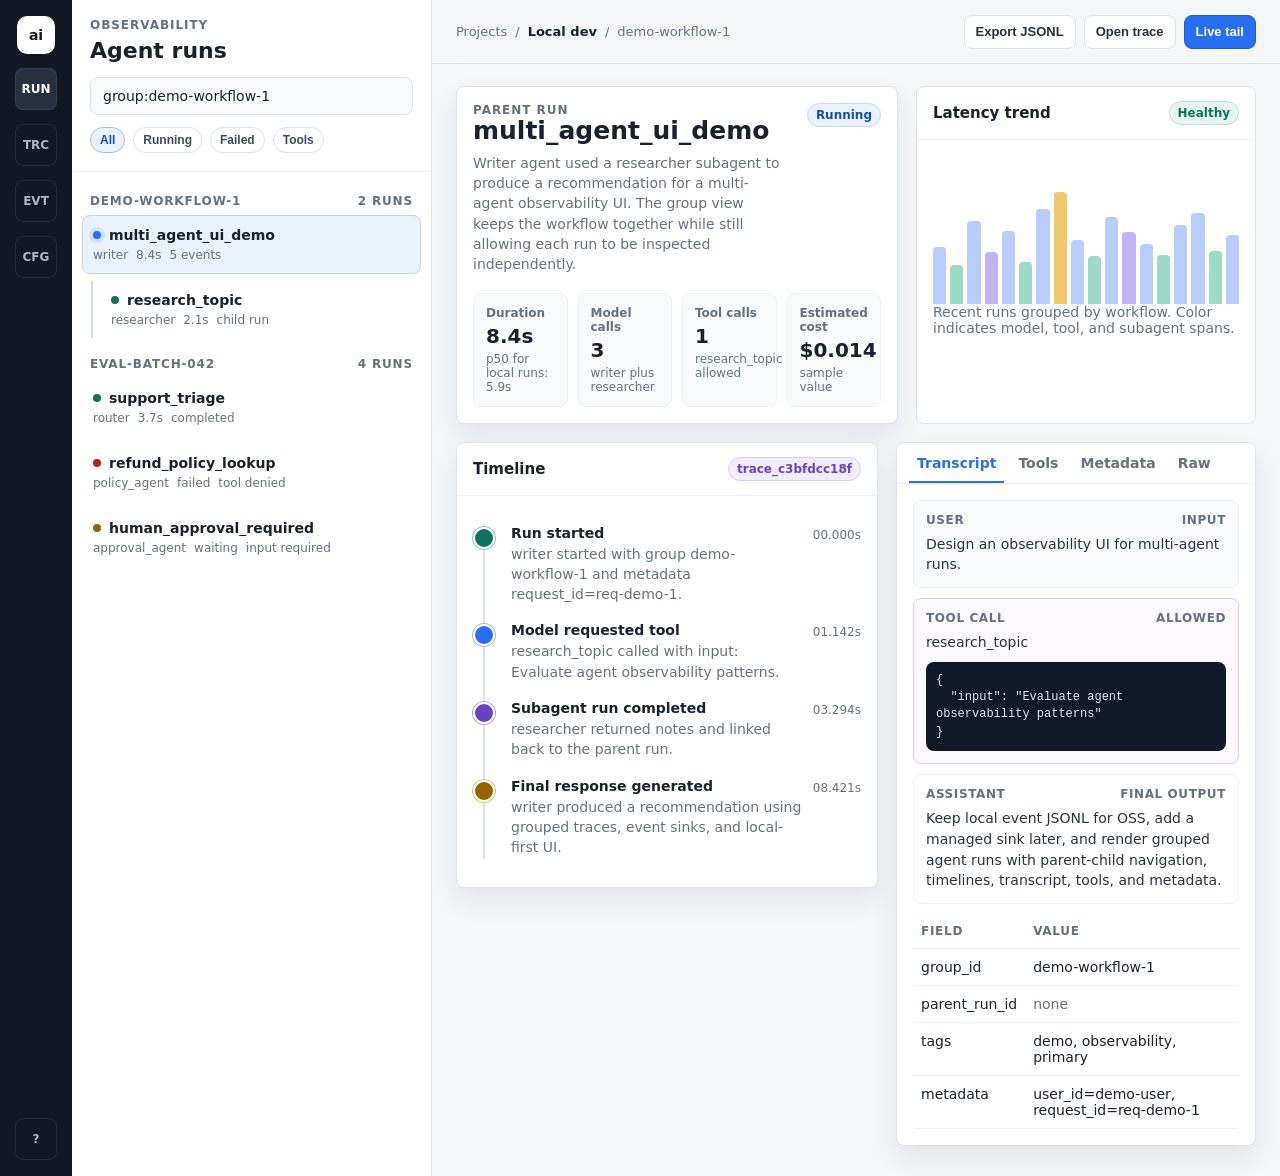
<file: aisuite/design-notes/agent-runs-ui-mock.html>
<!doctype html>
<html lang="en">
<head>
  <meta charset="utf-8">
  <meta name="viewport" content="width=device-width, initial-scale=1">
  <title>aisuite runs mock</title>
  <style>
    :root {
      --bg: #f4f6f8;
      --surface: #ffffff;
      --surface-alt: #f9fafb;
      --line: #dce2e8;
      --line-soft: #edf1f5;
      --text: #18212f;
      --muted: #637083;
      --blue: #276ef1;
      --blue-soft: #eaf1ff;
      --green: #12715b;
      --green-soft: #e7f5f0;
      --amber: #946200;
      --amber-soft: #fff4d9;
      --red: #b42318;
      --red-soft: #fff1ef;
      --violet: #6842c2;
      --violet-soft: #f1ecff;
      --shadow: 0 12px 28px rgba(24, 33, 47, 0.08);
      color-scheme: light;
    }

    * { box-sizing: border-box; }
    body {
      margin: 0;
      min-height: 100vh;
      background: var(--bg);
      color: var(--text);
      font-family: Inter, ui-sans-serif, system-ui, -apple-system, BlinkMacSystemFont, "Segoe UI", sans-serif;
      font-size: 14px;
    }

    .app {
      display: grid;
      grid-template-columns: 72px 360px minmax(0, 1fr);
      min-height: 100vh;
    }

    .rail {
      background: #121722;
      color: #d9e1ec;
      padding: 16px 12px;
      display: flex;
      flex-direction: column;
      align-items: center;
      gap: 14px;
    }

    .brand {
      width: 38px;
      height: 38px;
      display: grid;
      place-items: center;
      border-radius: 10px;
      background: #ffffff;
      color: #121722;
      font-weight: 800;
      letter-spacing: 0;
    }

    .rail-button {
      width: 42px;
      height: 42px;
      border: 1px solid rgba(255,255,255,0.08);
      border-radius: 8px;
      display: grid;
      place-items: center;
      color: #aab6c6;
      background: transparent;
      font-size: 12px;
      font-weight: 700;
    }

    .rail-button.active { background: #263041; color: #ffffff; }
    .rail-spacer { flex: 1; }

    .sidebar {
      background: var(--surface);
      border-right: 1px solid var(--line);
      display: flex;
      flex-direction: column;
      min-width: 0;
    }

    .sidebar-head {
      padding: 18px;
      border-bottom: 1px solid var(--line-soft);
    }

    .eyebrow {
      color: var(--muted);
      font-size: 12px;
      text-transform: uppercase;
      letter-spacing: 0.08em;
      font-weight: 700;
    }

    h1 {
      margin: 6px 0 14px;
      font-size: 22px;
      line-height: 1.15;
      letter-spacing: 0;
    }

    .search {
      height: 38px;
      width: 100%;
      border: 1px solid var(--line);
      border-radius: 8px;
      padding: 0 12px;
      font: inherit;
      color: var(--text);
      background: var(--surface-alt);
    }

    .filters {
      display: flex;
      gap: 8px;
      margin-top: 12px;
      flex-wrap: wrap;
    }

    .filter {
      border: 1px solid var(--line);
      border-radius: 999px;
      background: #ffffff;
      color: #3d4a5c;
      padding: 5px 9px;
      font-size: 12px;
      font-weight: 650;
    }

    .filter.active {
      border-color: #9fbcff;
      background: var(--blue-soft);
      color: #174ea6;
    }

    .run-list {
      overflow: auto;
      padding: 10px;
    }

    .group-title {
      padding: 12px 8px 7px;
      color: var(--muted);
      font-size: 12px;
      font-weight: 800;
      text-transform: uppercase;
      letter-spacing: 0.07em;
      display: flex;
      justify-content: space-between;
    }

    .run-row {
      border: 1px solid transparent;
      border-radius: 8px;
      padding: 11px 10px;
      cursor: pointer;
      margin-bottom: 6px;
      background: transparent;
    }

    .run-row:hover { background: var(--surface-alt); border-color: var(--line-soft); }
    .run-row.active { background: var(--blue-soft); border-color: #bfd1ff; }

    .run-top {
      display: flex;
      align-items: center;
      gap: 8px;
      min-width: 0;
    }

    .status-dot {
      width: 8px;
      height: 8px;
      border-radius: 50%;
      flex: 0 0 auto;
      background: var(--green);
    }

    .status-dot.running { background: var(--blue); box-shadow: 0 0 0 4px rgba(39, 110, 241, 0.12); }
    .status-dot.waiting { background: var(--amber); }
    .status-dot.failed { background: var(--red); }

    .run-name {
      overflow: hidden;
      text-overflow: ellipsis;
      white-space: nowrap;
      font-weight: 750;
    }

    .run-meta {
      color: var(--muted);
      font-size: 12px;
      margin-top: 5px;
      display: flex;
      gap: 8px;
      flex-wrap: wrap;
    }

    .child-run { margin-left: 18px; position: relative; }
    .child-run:before {
      content: "";
      position: absolute;
      left: -10px;
      top: 0;
      bottom: 0;
      width: 2px;
      background: #d6dde6;
    }

    .main {
      min-width: 0;
      display: grid;
      grid-template-rows: auto 1fr;
    }

    .topbar {
      height: 64px;
      background: rgba(244, 246, 248, 0.92);
      backdrop-filter: blur(12px);
      border-bottom: 1px solid var(--line);
      display: flex;
      align-items: center;
      justify-content: space-between;
      padding: 0 24px;
      gap: 16px;
    }

    .crumbs {
      color: var(--muted);
      font-size: 13px;
      display: flex;
      align-items: center;
      gap: 8px;
      min-width: 0;
    }

    .crumbs strong { color: var(--text); }

    .actions {
      display: flex;
      align-items: center;
      gap: 8px;
      flex-wrap: wrap;
      justify-content: flex-end;
    }

    .button {
      height: 34px;
      border: 1px solid var(--line);
      border-radius: 8px;
      background: #ffffff;
      color: #253044;
      padding: 0 11px;
      font-weight: 700;
      font-size: 13px;
    }

    .button.primary {
      border-color: #1d5fd6;
      background: var(--blue);
      color: #ffffff;
    }

    .content {
      overflow: auto;
      padding: 22px 24px 30px;
    }

    .hero {
      display: grid;
      grid-template-columns: minmax(0, 1fr) 340px;
      gap: 18px;
      align-items: stretch;
      margin-bottom: 18px;
    }

    .panel {
      background: var(--surface);
      border: 1px solid var(--line);
      border-radius: 8px;
      box-shadow: var(--shadow);
      min-width: 0;
    }

    .panel.flat { box-shadow: none; }

    .panel-head {
      padding: 14px 16px;
      border-bottom: 1px solid var(--line-soft);
      display: flex;
      align-items: center;
      justify-content: space-between;
      gap: 14px;
    }

    .panel-title {
      font-weight: 800;
      font-size: 15px;
    }

    .panel-body { padding: 16px; }

    .run-heading {
      display: flex;
      align-items: flex-start;
      justify-content: space-between;
      gap: 18px;
      margin-bottom: 18px;
    }

    .run-heading h2 {
      margin: 0 0 7px;
      font-size: 25px;
      line-height: 1.15;
      letter-spacing: 0;
    }

    .subtitle {
      color: var(--muted);
      line-height: 1.45;
      max-width: 720px;
    }

    .badge {
      display: inline-flex;
      align-items: center;
      gap: 6px;
      min-height: 24px;
      padding: 3px 8px;
      border-radius: 999px;
      font-size: 12px;
      font-weight: 750;
      border: 1px solid var(--line);
      background: var(--surface-alt);
      color: #354154;
      white-space: nowrap;
    }

    .badge.green { background: var(--green-soft); color: var(--green); border-color: #b9dfd3; }
    .badge.blue { background: var(--blue-soft); color: #174ea6; border-color: #c7d6ff; }
    .badge.amber { background: var(--amber-soft); color: var(--amber); border-color: #f4d58a; }
    .badge.violet { background: var(--violet-soft); color: var(--violet); border-color: #d8caff; }

    .metrics {
      display: grid;
      grid-template-columns: repeat(4, minmax(0, 1fr));
      gap: 10px;
    }

    .metric {
      border: 1px solid var(--line-soft);
      background: var(--surface-alt);
      border-radius: 8px;
      padding: 12px;
      min-width: 0;
    }

    .metric-label {
      color: var(--muted);
      font-size: 12px;
      font-weight: 700;
    }

    .metric-value {
      margin-top: 4px;
      font-size: 20px;
      font-weight: 850;
      letter-spacing: 0;
    }

    .metric-foot {
      margin-top: 4px;
      color: var(--muted);
      font-size: 12px;
    }

    .graph {
      height: 148px;
      display: grid;
      align-items: end;
      grid-template-columns: repeat(18, 1fr);
      gap: 4px;
      padding-top: 12px;
    }

    .bar {
      border-radius: 4px 4px 0 0;
      background: #b9cdfb;
      min-height: 12px;
    }

    .bar.green { background: #9ed8c6; }
    .bar.amber { background: #f0c96f; }
    .bar.violet { background: #c2b3f4; }

    .workspace {
      display: grid;
      grid-template-columns: minmax(0, 1.2fr) minmax(360px, 0.8fr);
      gap: 18px;
      align-items: start;
    }

    .timeline {
      position: relative;
      padding: 4px 0;
    }

    .timeline:before {
      content: "";
      position: absolute;
      left: 10px;
      top: 12px;
      bottom: 12px;
      width: 2px;
      background: var(--line);
    }

    .event {
      position: relative;
      display: grid;
      grid-template-columns: 28px minmax(0, 1fr) auto;
      gap: 10px;
      padding: 9px 0;
    }

    .event-node {
      width: 22px;
      height: 22px;
      border-radius: 50%;
      border: 2px solid #ffffff;
      background: var(--blue);
      box-shadow: 0 0 0 1px #9ab8ff;
      z-index: 1;
      margin-top: 2px;
    }

    .event-node.green { background: var(--green); box-shadow: 0 0 0 1px #8bcfbb; }
    .event-node.amber { background: var(--amber); box-shadow: 0 0 0 1px #e5c168; }
    .event-node.violet { background: var(--violet); box-shadow: 0 0 0 1px #baa6ec; }

    .event-title { font-weight: 800; }
    .event-detail { color: var(--muted); margin-top: 3px; line-height: 1.45; }
    .event-time { color: var(--muted); font-size: 12px; padding-top: 3px; white-space: nowrap; }

    .tabs {
      display: flex;
      gap: 6px;
      border-bottom: 1px solid var(--line-soft);
      padding: 0 12px;
    }

    .tab {
      border: 0;
      border-bottom: 2px solid transparent;
      background: transparent;
      color: var(--muted);
      padding: 12px 8px 10px;
      font: inherit;
      font-weight: 750;
      cursor: pointer;
    }

    .tab.active {
      color: var(--blue);
      border-bottom-color: var(--blue);
    }

    .message {
      border: 1px solid var(--line-soft);
      border-radius: 8px;
      padding: 12px;
      margin-bottom: 10px;
      background: var(--surface-alt);
    }

    .message.assistant { background: #ffffff; }

    .message-head {
      display: flex;
      align-items: center;
      justify-content: space-between;
      margin-bottom: 7px;
      color: var(--muted);
      font-size: 12px;
      font-weight: 800;
      text-transform: uppercase;
      letter-spacing: 0.05em;
    }

    .message-body {
      line-height: 1.48;
      color: #263244;
    }

    .tool-call {
      border: 1px solid #d8caff;
      background: #fbf9ff;
      border-radius: 8px;
      padding: 12px;
      margin-bottom: 10px;
    }

    .code {
      margin-top: 9px;
      background: #111827;
      color: #dbeafe;
      border-radius: 8px;
      padding: 10px;
      font-family: ui-monospace, SFMono-Regular, Menlo, Consolas, monospace;
      font-size: 12px;
      line-height: 1.45;
      white-space: pre-wrap;
      overflow: auto;
    }

    .table {
      width: 100%;
      border-collapse: collapse;
    }

    .table th,
    .table td {
      text-align: left;
      padding: 10px 8px;
      border-bottom: 1px solid var(--line-soft);
      vertical-align: top;
    }

    .table th {
      color: var(--muted);
      font-size: 12px;
      text-transform: uppercase;
      letter-spacing: 0.06em;
    }

    .muted { color: var(--muted); }

    @media (max-width: 1180px) {
      .app { grid-template-columns: 64px 320px minmax(0, 1fr); }
      .hero,
      .workspace { grid-template-columns: 1fr; }
    }

    @media (max-width: 820px) {
      .app { grid-template-columns: 1fr; }
      .rail { display: none; }
      .sidebar { border-right: 0; border-bottom: 1px solid var(--line); max-height: 42vh; }
      .topbar { height: auto; align-items: flex-start; padding: 14px; flex-direction: column; }
      .content { padding: 14px; }
      .metrics { grid-template-columns: repeat(2, minmax(0, 1fr)); }
      .run-heading { flex-direction: column; }
    }
  </style>
</head>
<body>
  <div class="app">
    <nav class="rail" aria-label="Primary">
      <div class="brand">ai</div>
      <div class="rail-button active">RUN</div>
      <div class="rail-button">TRC</div>
      <div class="rail-button">EVT</div>
      <div class="rail-button">CFG</div>
      <div class="rail-spacer"></div>
      <div class="rail-button">?</div>
    </nav>

    <aside class="sidebar">
      <div class="sidebar-head">
        <div class="eyebrow">Observability</div>
        <h1>Agent runs</h1>
        <input class="search" value="group:demo-workflow-1" aria-label="Search runs">
        <div class="filters">
          <button class="filter active">All</button>
          <button class="filter">Running</button>
          <button class="filter">Failed</button>
          <button class="filter">Tools</button>
        </div>
      </div>
      <div class="run-list">
        <div class="group-title"><span>demo-workflow-1</span><span>2 runs</span></div>
        <div class="run-row active">
          <div class="run-top">
            <span class="status-dot running"></span>
            <span class="run-name">multi_agent_ui_demo</span>
          </div>
          <div class="run-meta">
            <span>writer</span><span>8.4s</span><span>5 events</span>
          </div>
        </div>
        <div class="run-row child-run">
          <div class="run-top">
            <span class="status-dot"></span>
            <span class="run-name">research_topic</span>
          </div>
          <div class="run-meta">
            <span>researcher</span><span>2.1s</span><span>child run</span>
          </div>
        </div>

        <div class="group-title"><span>eval-batch-042</span><span>4 runs</span></div>
        <div class="run-row">
          <div class="run-top">
            <span class="status-dot"></span>
            <span class="run-name">support_triage</span>
          </div>
          <div class="run-meta">
            <span>router</span><span>3.7s</span><span>completed</span>
          </div>
        </div>
        <div class="run-row">
          <div class="run-top">
            <span class="status-dot failed"></span>
            <span class="run-name">refund_policy_lookup</span>
          </div>
          <div class="run-meta">
            <span>policy_agent</span><span>failed</span><span>tool denied</span>
          </div>
        </div>
        <div class="run-row">
          <div class="run-top">
            <span class="status-dot waiting"></span>
            <span class="run-name">human_approval_required</span>
          </div>
          <div class="run-meta">
            <span>approval_agent</span><span>waiting</span><span>input required</span>
          </div>
        </div>
      </div>
    </aside>

    <main class="main">
      <header class="topbar">
        <div class="crumbs">
          <span>Projects</span>
          <span>/</span>
          <strong>Local dev</strong>
          <span>/</span>
          <span>demo-workflow-1</span>
        </div>
        <div class="actions">
          <button class="button">Export JSONL</button>
          <button class="button">Open trace</button>
          <button class="button primary">Live tail</button>
        </div>
      </header>

      <section class="content">
        <div class="hero">
          <section class="panel">
            <div class="panel-body">
              <div class="run-heading">
                <div>
                  <div class="eyebrow">Parent run</div>
                  <h2>multi_agent_ui_demo</h2>
                  <div class="subtitle">
                    Writer agent used a researcher subagent to produce a recommendation for
                    a multi-agent observability UI. The group view keeps the workflow together
                    while still allowing each run to be inspected independently.
                  </div>
                </div>
                <div class="badge blue">Running</div>
              </div>
              <div class="metrics">
                <div class="metric">
                  <div class="metric-label">Duration</div>
                  <div class="metric-value">8.4s</div>
                  <div class="metric-foot">p50 for local runs: 5.9s</div>
                </div>
                <div class="metric">
                  <div class="metric-label">Model calls</div>
                  <div class="metric-value">3</div>
                  <div class="metric-foot">writer plus researcher</div>
                </div>
                <div class="metric">
                  <div class="metric-label">Tool calls</div>
                  <div class="metric-value">1</div>
                  <div class="metric-foot">research_topic allowed</div>
                </div>
                <div class="metric">
                  <div class="metric-label">Estimated cost</div>
                  <div class="metric-value">$0.014</div>
                  <div class="metric-foot">sample value</div>
                </div>
              </div>
            </div>
          </section>

          <section class="panel flat">
            <div class="panel-head">
              <div class="panel-title">Latency trend</div>
              <span class="badge green">Healthy</span>
            </div>
            <div class="panel-body">
              <div class="graph" aria-label="Latency trend">
                <div class="bar" style="height:42%"></div>
                <div class="bar green" style="height:29%"></div>
                <div class="bar" style="height:61%"></div>
                <div class="bar violet" style="height:38%"></div>
                <div class="bar" style="height:54%"></div>
                <div class="bar green" style="height:31%"></div>
                <div class="bar" style="height:70%"></div>
                <div class="bar amber" style="height:82%"></div>
                <div class="bar" style="height:47%"></div>
                <div class="bar green" style="height:35%"></div>
                <div class="bar" style="height:64%"></div>
                <div class="bar violet" style="height:53%"></div>
                <div class="bar" style="height:44%"></div>
                <div class="bar green" style="height:36%"></div>
                <div class="bar" style="height:58%"></div>
                <div class="bar" style="height:67%"></div>
                <div class="bar green" style="height:39%"></div>
                <div class="bar" style="height:51%"></div>
              </div>
              <div class="muted">Recent runs grouped by workflow. Color indicates model, tool, and subagent spans.</div>
            </div>
          </section>
        </div>

        <div class="workspace">
          <section class="panel">
            <div class="panel-head">
              <div class="panel-title">Timeline</div>
              <span class="badge violet">trace_c3bfdcc18f</span>
            </div>
            <div class="panel-body">
              <div class="timeline">
                <div class="event">
                  <div class="event-node green"></div>
                  <div>
                    <div class="event-title">Run started</div>
                    <div class="event-detail">writer started with group demo-workflow-1 and metadata request_id=req-demo-1.</div>
                  </div>
                  <div class="event-time">00.000s</div>
                </div>
                <div class="event">
                  <div class="event-node"></div>
                  <div>
                    <div class="event-title">Model requested tool</div>
                    <div class="event-detail">research_topic called with input: Evaluate agent observability patterns.</div>
                  </div>
                  <div class="event-time">01.142s</div>
                </div>
                <div class="event">
                  <div class="event-node violet"></div>
                  <div>
                    <div class="event-title">Subagent run completed</div>
                    <div class="event-detail">researcher returned notes and linked back to the parent run.</div>
                  </div>
                  <div class="event-time">03.294s</div>
                </div>
                <div class="event">
                  <div class="event-node amber"></div>
                  <div>
                    <div class="event-title">Final response generated</div>
                    <div class="event-detail">writer produced a recommendation using grouped traces, event sinks, and local-first UI.</div>
                  </div>
                  <div class="event-time">08.421s</div>
                </div>
              </div>
            </div>
          </section>

          <section class="panel">
            <div class="tabs">
              <button class="tab active">Transcript</button>
              <button class="tab">Tools</button>
              <button class="tab">Metadata</button>
              <button class="tab">Raw</button>
            </div>
            <div class="panel-body">
              <div class="message">
                <div class="message-head"><span>User</span><span>input</span></div>
                <div class="message-body">Design an observability UI for multi-agent runs.</div>
              </div>
              <div class="tool-call">
                <div class="message-head"><span>Tool call</span><span>allowed</span></div>
                <div class="message-body">research_topic</div>
                <div class="code">{
  "input": "Evaluate agent observability patterns"
}</div>
              </div>
              <div class="message assistant">
                <div class="message-head"><span>Assistant</span><span>final output</span></div>
                <div class="message-body">
                  Keep local event JSONL for OSS, add a managed sink later, and render grouped
                  agent runs with parent-child navigation, timelines, transcript, tools, and metadata.
                </div>
              </div>

              <table class="table" aria-label="Run metadata">
                <thead>
                  <tr><th>Field</th><th>Value</th></tr>
                </thead>
                <tbody>
                  <tr><td>group_id</td><td>demo-workflow-1</td></tr>
                  <tr><td>parent_run_id</td><td class="muted">none</td></tr>
                  <tr><td>tags</td><td>demo, observability, primary</td></tr>
                  <tr><td>metadata</td><td>user_id=demo-user, request_id=req-demo-1</td></tr>
                </tbody>
              </table>
            </div>
          </section>
        </div>
      </section>
    </main>
  </div>
</body>
</html>
</file>
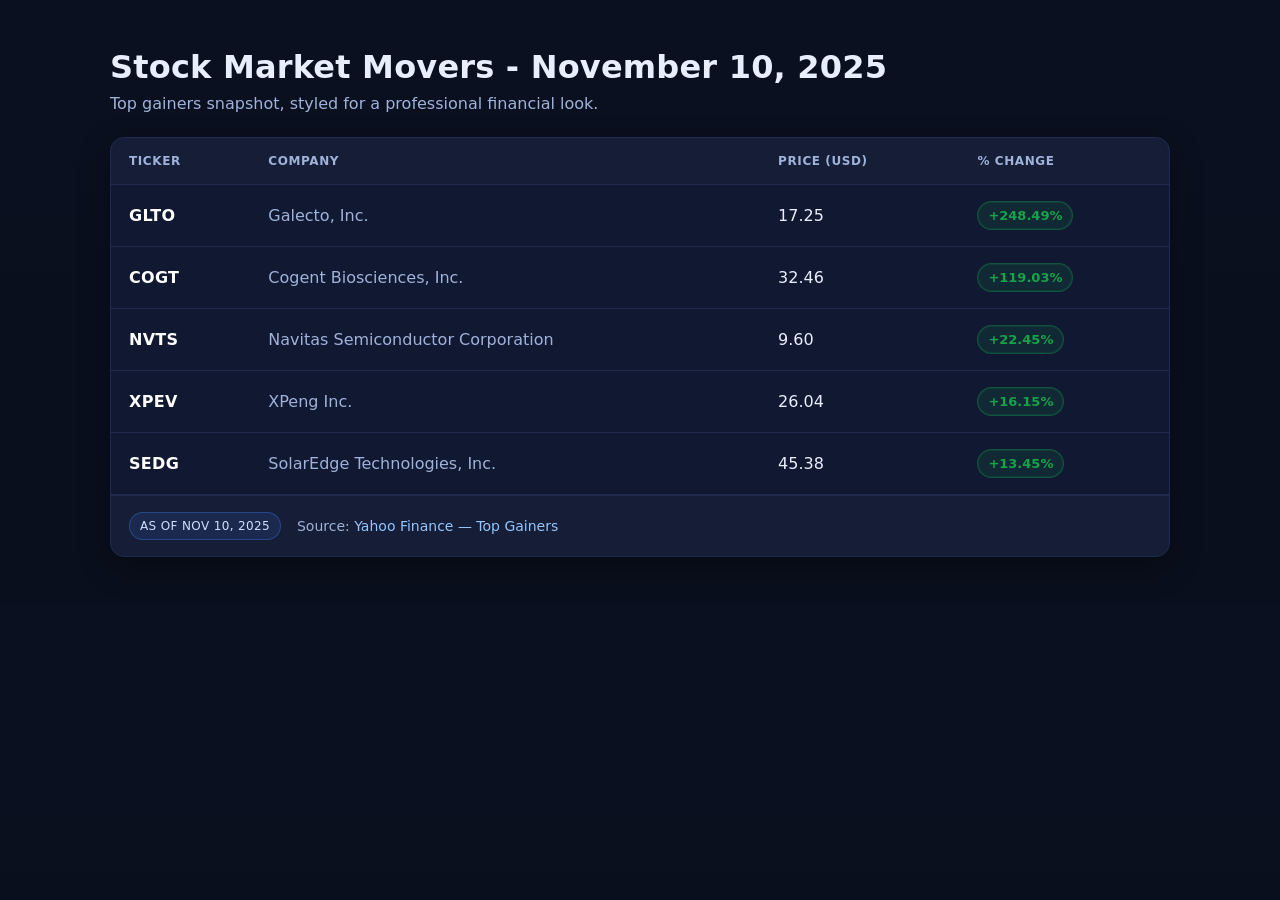
<file: examples/agents/stock_dashboard.html>
<!DOCTYPE html>
<html lang="en">
<head>
  <meta charset="UTF-8" />
  <meta name="viewport" content="width=device-width, initial-scale=1" />
  <title>Stock Market Movers - November 10, 2025</title>
  <style>
    :root {
      --bg: #0b1020;
      --card: #111832;
      --text: #e8eefc;
      --muted: #9fb2d9;
      --accent: #3b82f6;
      --positive: #16a34a;
      --border: #1f2a4d;
      --shadow: 0 10px 30px rgba(0,0,0,0.35);
    }
    * { box-sizing: border-box; }
    body {
      margin: 0;
      font-family: Inter, ui-sans-serif, system-ui, -apple-system, Segoe UI, Roboto, Helvetica, Arial, "Apple Color Emoji", "Segoe UI Emoji";
      background: linear-gradient(180deg, #0b1020 0%, #0a0f1d 100%);
      color: var(--text);
    }
    .container {
      max-width: 1100px;
      margin: 48px auto;
      padding: 0 20px;
    }
    header h1 {
      margin: 0 0 8px 0;
      font-weight: 800;
      letter-spacing: 0.2px;
    }
    header p { margin: 0; color: var(--muted); }

    .card {
      margin-top: 24px;
      background: var(--card);
      border: 1px solid var(--border);
      border-radius: 14px;
      box-shadow: var(--shadow);
      overflow: hidden;
    }

    .table-wrap { width: 100%; overflow-x: auto; }
    table {
      width: 100%;
      border-collapse: collapse;
      min-width: 720px;
    }
    thead th {
      text-align: left;
      font-size: 12px;
      letter-spacing: .05em;
      text-transform: uppercase;
      color: var(--muted);
      padding: 16px 18px;
      background: rgba(255,255,255,0.02);
      border-bottom: 1px solid var(--border);
    }
    tbody td {
      padding: 16px 18px;
      border-bottom: 1px solid var(--border);
    }
    tbody tr:hover { background: rgba(255,255,255,0.03); }

    .ticker {
      font-weight: 700;
      color: #ffffff;
      letter-spacing: .3px;
    }
    .company { color: var(--muted); }

    .chip {
      display: inline-flex;
      align-items: center;
      gap: 6px;
      padding: 6px 10px;
      border-radius: 999px;
      font-weight: 700;
      font-variant-numeric: tabular-nums;
      font-size: 13px;
      background: rgba(22,163,74,.12);
      color: var(--positive);
      border: 1px solid rgba(22,163,74,.35);
      box-shadow: inset 0 0 0 1px rgba(22,163,74,.15);
    }
    .price { font-variant-numeric: tabular-nums; }

    .footer {
      display: flex;
      gap: 16px;
      align-items: center;
      flex-wrap: wrap;
      padding: 16px 18px;
      background: rgba(255,255,255,0.02);
      border-top: 1px solid var(--border);
      color: var(--muted);
      font-size: 14px;
    }
    .badge {
      display: inline-block;
      padding: 6px 10px;
      background: rgba(59,130,246,.12);
      border: 1px solid rgba(59,130,246,.35);
      color: #cde1ff;
      border-radius: 999px;
      font-size: 12px;
      letter-spacing: .03em;
      text-transform: uppercase;
    }
    a { color: #93c5fd; text-decoration: none; }
    a:hover { text-decoration: underline; }
    @media (max-width: 640px){
      header h1 { font-size: 22px; }
    }
  </style>
</head>
<body>
  <div class="container">
    <header>
      <h1>Stock Market Movers - November 10, 2025</h1>
      <p>Top gainers snapshot, styled for a professional financial look.</p>
    </header>

    <section class="card">
      <div class="table-wrap">
        <table>
          <thead>
            <tr>
              <th>Ticker</th>
              <th>Company</th>
              <th>Price (USD)</th>
              <th>% Change</th>
            </tr>
          </thead>
          <tbody>
            <tr>
              <td class="ticker">GLTO</td>
              <td class="company">Galecto, Inc.</td>
              <td class="price">17.25</td>
              <td><span class="chip">+248.49%</span></td>
            </tr>
            <tr>
              <td class="ticker">COGT</td>
              <td class="company">Cogent Biosciences, Inc.</td>
              <td class="price">32.46</td>
              <td><span class="chip">+119.03%</span></td>
            </tr>
            <tr>
              <td class="ticker">NVTS</td>
              <td class="company">Navitas Semiconductor Corporation</td>
              <td class="price">9.60</td>
              <td><span class="chip">+22.45%</span></td>
            </tr>
            <tr>
              <td class="ticker">XPEV</td>
              <td class="company">XPeng Inc.</td>
              <td class="price">26.04</td>
              <td><span class="chip">+16.15%</span></td>
            </tr>
            <tr>
              <td class="ticker">SEDG</td>
              <td class="company">SolarEdge Technologies, Inc.</td>
              <td class="price">45.38</td>
              <td><span class="chip">+13.45%</span></td>
            </tr>
          </tbody>
        </table>
      </div>
      <div class="footer">
        <span class="badge">As of Nov 10, 2025</span>
        <span>Source: <a href="https://finance.yahoo.com/markets/stocks/gainers/" target="_blank" rel="noopener">Yahoo Finance — Top Gainers</a></span>
      </div>
    </section>
  </div>
</body>
</html>
</file>
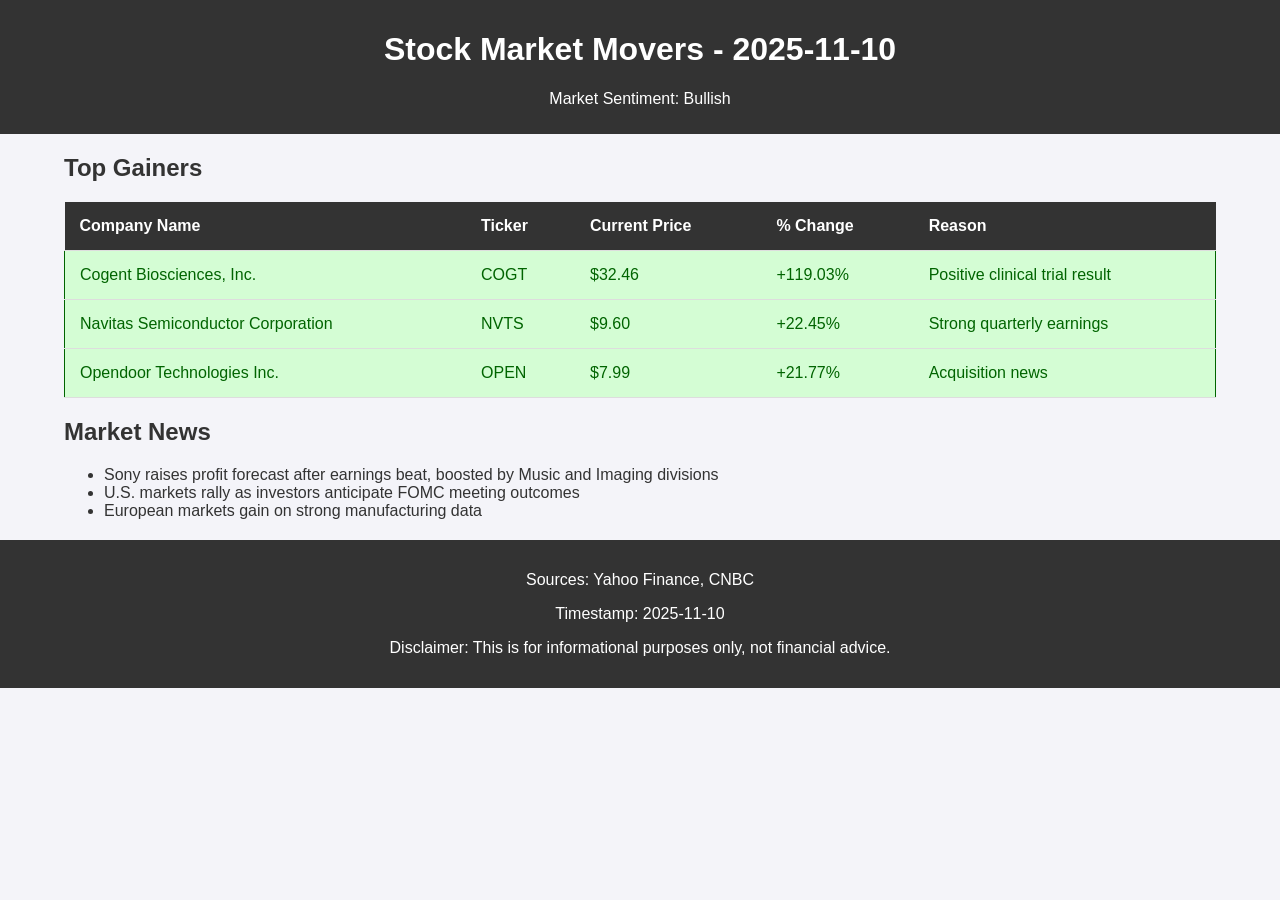
<file: examples/agents/stock_market_dashboard.html>
<!DOCTYPE html>
<html lang="en">
<head>
    <meta charset="UTF-8">
    <meta name="viewport" content="width=device-width, initial-scale=1.0">
    <title>Stock Market Movers - 2025-11-10</title>
    <style>
        body {
            font-family: Arial, sans-serif;
            margin: 0;
            padding: 0;
            background-color: #f4f4f9;
            color: #333;
        }
        header {
            background-color: #333;
            color: #fff;
            padding: 10px 0;
            text-align: center;
        }
        .container {
            width: 90%;
            max-width: 1200px;
            margin: 20px auto;
        }
        .gain, .loss {
            padding: 10px;
            border-radius: 5px;
            margin: 10px 0;
        }
        .gain {
            background-color: #d4fdd4;
            color: #006400;
            border: 1px solid #006400;
        }
        .loss {
            background-color: #ffdede;
            color: #b22222;
            border: 1px solid #b22222;
        }
        table {
            width: 100%;
            border-collapse: collapse;
            margin: 20px 0;
        }
        table thead {
            background-color: #333;
            color: #fff;
        }
        table th, table td {
            padding: 15px;
            text-align: left;
            border-bottom: 1px solid #ddd;
        }
        footer {
            text-align: center;
            padding: 15px 0;
            background-color: #333;
            color: #fff;
        }
        @media (max-width: 768px) {
            table, thead, tbody, th, td, tr {
                display: block;
            }
            td {
                position: relative;
                padding-left: 50%;
                text-align: left;
            }
            td:before {
                position: absolute;
                top: 0;
                left: 0;
                width: 45%;
                padding-right: 10px;
                white-space: nowrap;
            }
        }
    </style>
</head>
<body>
    <header>
        <h1>Stock Market Movers - 2025-11-10</h1>
        <p>Market Sentiment: Bullish</p>
    </header>
    <div class="container">
        <section id="top-gainers">
            <h2>Top Gainers</h2>
            <table>
                <thead>
                    <tr>
                        <th>Company Name</th>
                        <th>Ticker</th>
                        <th>Current Price</th>
                        <th>% Change</th>
                        <th>Reason</th>
                    </tr>
                </thead>
                <tbody>
                    <tr class="gain">
                        <td>Cogent Biosciences, Inc.</td>
                        <td>COGT</td>
                        <td>$32.46</td>
                        <td>+119.03%</td>
                        <td>Positive clinical trial result</td>
                    </tr>
                    <tr class="gain">
                        <td>Navitas Semiconductor Corporation</td>
                        <td>NVTS</td>
                        <td>$9.60</td>
                        <td>+22.45%</td>
                        <td>Strong quarterly earnings</td>
                    </tr>
                    <tr class="gain">
                        <td>Opendoor Technologies Inc.</td>
                        <td>OPEN</td>
                        <td>$7.99</td>
                        <td>+21.77%</td>
                        <td>Acquisition news</td>
                    </tr>
                </tbody>
            </table>
        </section>
        <section id="market-news">
            <h2>Market News</h2>
            <ul>
                <li>Sony raises profit forecast after earnings beat, boosted by Music and Imaging divisions</li>
                <li>U.S. markets rally as investors anticipate FOMC meeting outcomes</li>
                <li>European markets gain on strong manufacturing data</li>
            </ul>
        </section>
    </div>
    <footer>
        <p>Sources: Yahoo Finance, CNBC</p>
        <p>Timestamp: 2025-11-10</p>
        <p>Disclaimer: This is for informational purposes only, not financial advice.</p>
    </footer>
</body>
</html>
</file>
